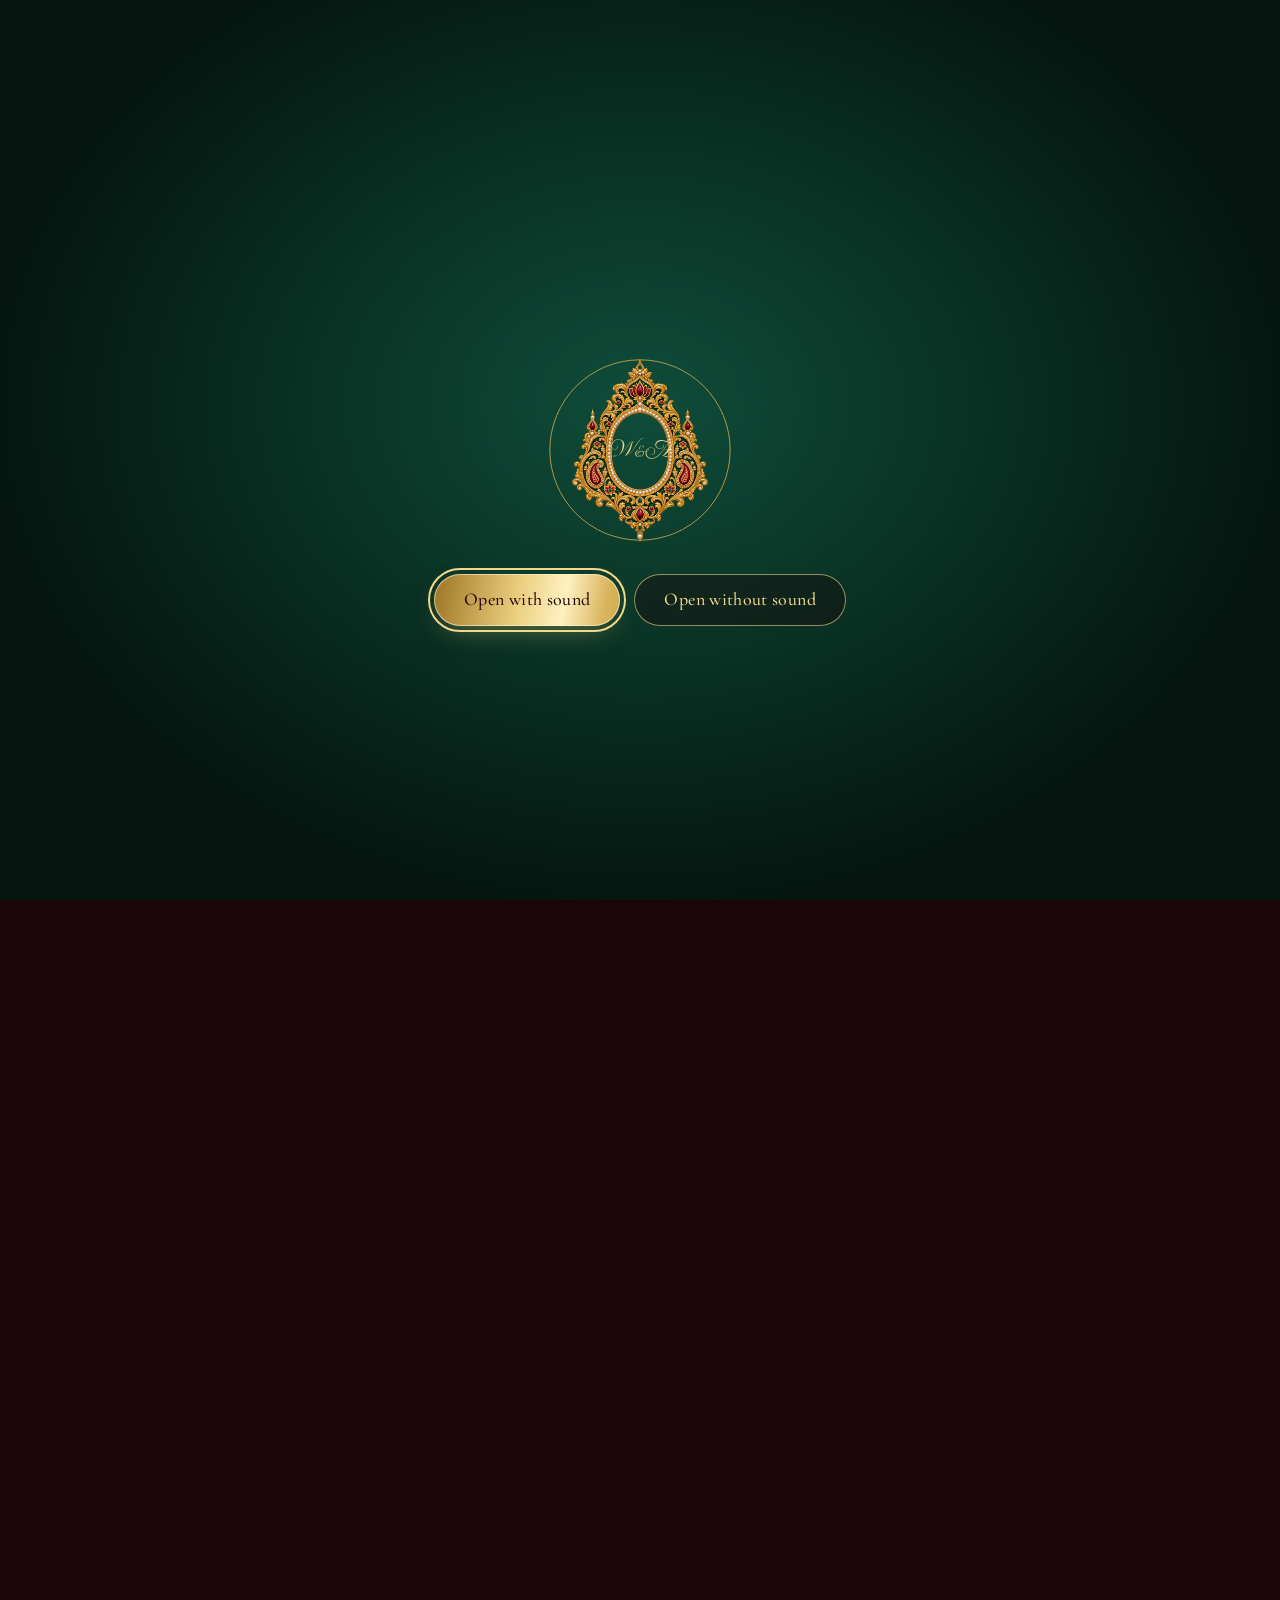
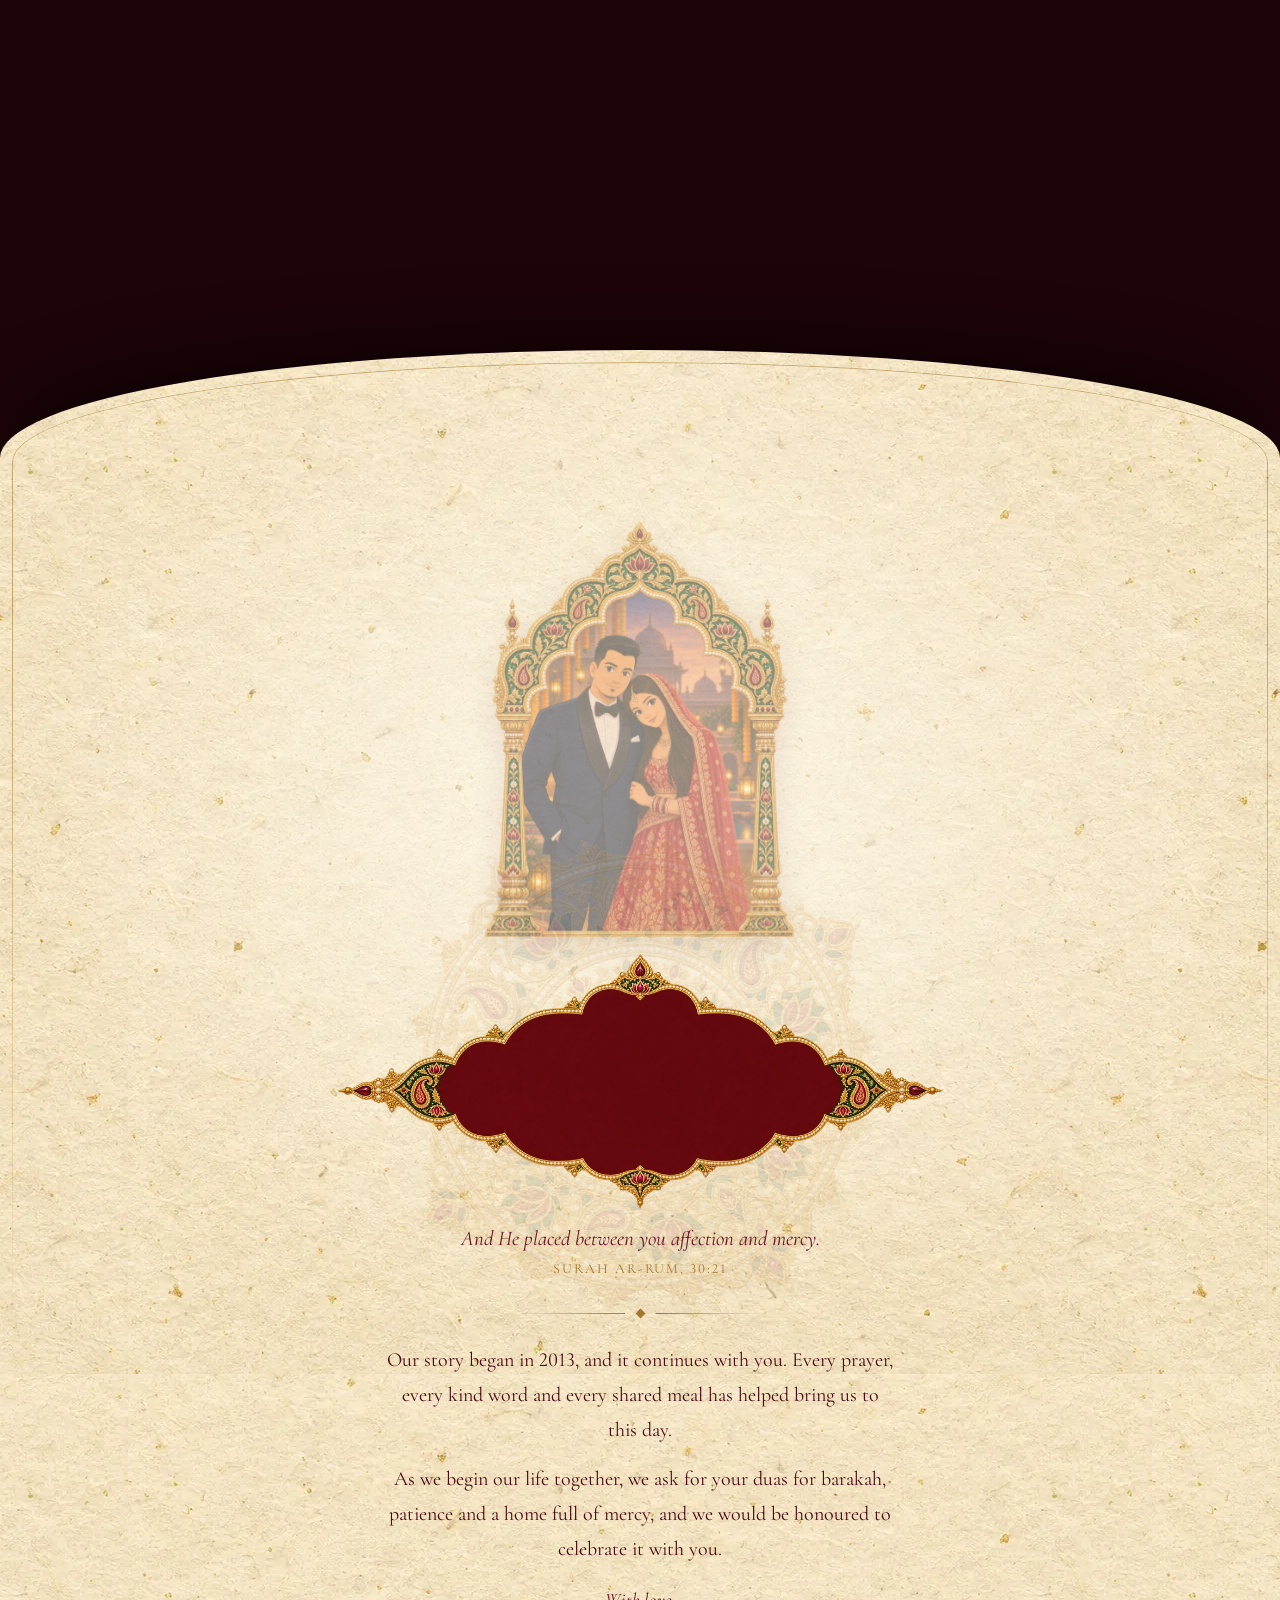
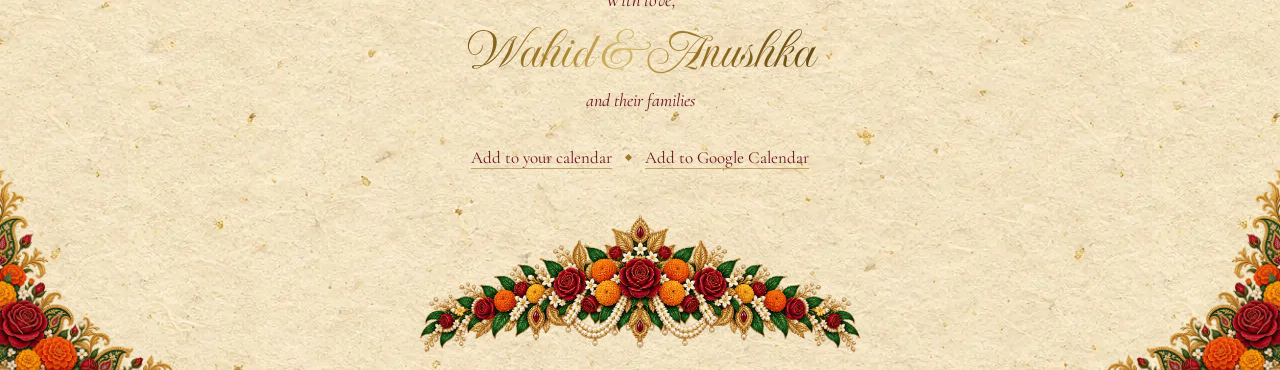
<file: index.html>
<!doctype html>
<html lang="en">
<head>
  <meta charset="utf-8">
  <meta name="viewport" content="width=device-width, initial-scale=1, viewport-fit=cover">
  <title>Wahid &amp; Anushka are getting married</title>
  <meta name="description" content="You are invited to the wedding of Wahid Sanjan and Anushka Shahreen on Sunday 27 December 2026 at BAF Shaheen Hall, Dhaka.">
  <meta name="theme-color" content="#082A1F">

  <!-- Link previews read these tags, not js/config.js: update the names and date here too. -->
  <meta property="og:type" content="website">
  <meta property="og:url" content="https://ssanjan123.github.io/wedding-invitation/">
  <meta property="og:title" content="Wahid &amp; Anushka are getting married">
  <meta property="og:description" content="Sunday 27 December 2026, BAF Shaheen Hall, Dhaka. Open your invitation.">
  <meta property="og:image" content="https://ssanjan123.github.io/wedding-invitation/assets/img/og-share.jpg?v=2">
  <meta property="og:image:width" content="1200">
  <meta property="og:image:height" content="630">
  <meta name="twitter:card" content="summary_large_image">

  <link rel="icon" type="image/png" href="assets/img/favicon.png">
  <link rel="apple-touch-icon" href="assets/img/apple-touch-icon.png">
  <link rel="preconnect" href="https://fonts.googleapis.com">
  <link rel="preconnect" href="https://fonts.gstatic.com" crossorigin>
  <link rel="stylesheet" href="https://fonts.googleapis.com/css2?family=Aref+Ruqaa:wght@700&family=Cormorant+Garamond:ital,wght@0,400;0,500;0,600;1,400;1,500&family=Galada&family=Imperial+Script&display=swap">
  <link rel="preload" as="image" href="assets/img/seal.webp">
  <link rel="preload" as="image" href="assets/img/card-paper.webp">
  <link rel="stylesheet" href="css/style.css?v=2">
  <script>document.documentElement.classList.add('js', matchMedia('(prefers-reduced-motion: reduce)').matches ? 'still' : 'motion');</script>
</head>
<body>

  <div class="preloader" aria-hidden="true">
    <div class="crest crest--loader">
      <img src="assets/img/crest-small.webp" alt="">
      <span class="monogram" data-initials>W&amp;A</span>
    </div>
    <svg class="preloader__ring" viewBox="0 0 100 100"><circle cx="50" cy="50" r="46" pathLength="1"/></svg>
    <div class="preloader__choice" hidden>
      <button class="btn btn--gold" type="button" data-sound-on>Open with sound</button>
      <button class="btn btn--ghost" type="button">Open without sound</button>
    </div>
  </div>

  <div class="progress" aria-hidden="true"><span></span></div>
  <canvas class="dust" aria-hidden="true"></canvas>

  <div class="controls">
    <button class="skip" type="button">Skip to the invitation</button>
    <button class="music" type="button" aria-pressed="false" hidden>
      <span class="sr-only">Sound</span>
      <svg viewBox="0 0 24 24" aria-hidden="true"><path class="music__on" d="M9 18V6l10-2v12"/><circle cx="6.5" cy="18" r="2.5"/><circle cx="16.5" cy="16" r="2.5"/><path class="music__off" d="M4 4l16 16"/></svg>
    </button>
  </div>

  <main>
    <div class="stage">

      <!-- Page 3: the venue film (bottom layer) -->
      <section class="scene scene--venue" id="venue" aria-labelledby="venue-name">
        <div class="film">
          <picture class="film__poster">
            <source media="(orientation: portrait)" srcset="assets/img/venue-port.jpg">
            <img src="assets/img/venue-land.jpg" alt="The palace gate at dusk, lined with lanterns and marigold garlands">
          </picture>
          <picture class="film__poster film__poster--end" aria-hidden="true">
            <source media="(orientation: portrait)" srcset="assets/img/venue-end-port.jpg">
            <img src="assets/img/venue-end-land.jpg" alt="" loading="lazy">
          </picture>
          <video class="film__video" muted playsinline preload="none" disablepictureinpicture
                 data-land="assets/film/venue-land.mp4" data-port="assets/film/venue-port.mp4"></video>
          <div class="film__shade"></div>
        </div>

        <div class="venue-title">
          <p class="venue-title__lead" data-bind="venue.lead">The celebration will be held at</p>
          <h2 class="venue-title__name" id="venue-name" data-bind="venue.name">BAF Shaheen Hall</h2>
        </div>

        <div class="venue-card">
          <p class="venue-card__name" data-bind="venue.name">BAF Shaheen Hall</p>
          <p class="venue-card__address" data-bind="venue.address">Airport Road, beside Jahangir Gate, Dhaka Cantonment, Dhaka 1206</p>
          <p class="venue-card__when" data-bind="whenShort">Sunday 27 December 2026, 7 pm</p>
          <a class="btn btn--ghost" data-href="venue.mapsUrl" href="#" target="_blank" rel="noopener">Get directions</a>
          <div class="evening">
            <svg class="evening__line" viewBox="0 0 2 100" preserveAspectRatio="none" aria-hidden="true"><line x1="1" y1="0" x2="1" y2="100" pathLength="1"/></svg>
            <ol class="evening__list"></ol>
          </div>
        </div>
      </section>

      <!-- Page 2: the invitation -->
      <section class="scene scene--invite" id="invitation" aria-label="Invitation">
        <div class="invite-bg"></div>

        <div class="portal">
          <div class="arch-box portal__frame">
            <div class="portal__paper"></div>
            <img class="arch" src="assets/img/arch.webp" alt="" width="1360" height="2048">
            <img class="spray" src="assets/img/spray.webp" alt="" loading="lazy">
            <div class="opening">
              <div class="invite-a">
                <div class="bismillah" role="img" lang="ar" aria-label="بِسْمِ اللَّهِ الرَّحْمَٰنِ الرَّحِيمِ">
                  <img class="bismillah__panel" src="assets/img/basmala-panel.webp" alt="" width="1100" height="459">
                  <span class="bismillah__ink"></span>
                </div>
                <p class="hosts" data-bind="hosts">Together with their families</p>
                <h1 class="names">
                  <span class="names__one" data-bind="firstFull">Wahid Sanjan</span>
                  <span class="names__amp">&amp;</span>
                  <span class="names__two" data-bind="secondFull">Anushka Shahreen</span>
                </h1>
                <p class="request" data-bind="request">request the honour of your presence at their wedding</p>
              </div>
            </div>
          </div>
        </div>

        <div class="arch-box date-box">
          <div class="invite-b">
            <p class="names-small" aria-hidden="true" data-bind="namesShort">Wahid &amp; Anushka</p>
            <div class="date">
              <img class="mandala" src="assets/img/mandala.webp" alt="" loading="lazy">
              <p class="date__weekday" data-bind="weekday">Sunday</p>
              <p class="date__day"><span class="sr-only" data-day>27</span><span class="date__digits" aria-hidden="true"></span></p>
              <p class="date__month" data-bind="monthYear">December 2026</p>
              <p class="date__time" data-bind="timeWords">at seven o’clock in the evening</p>
            </div>
            <p class="countdown"></p>
          </div>
        </div>

        <img class="floral floral--bl" src="assets/img/florals-a.webp" alt="" loading="lazy">
        <img class="floral floral--br" src="assets/img/florals-a.webp" alt="" loading="lazy">
        <img class="floral floral--tl" src="assets/img/florals-b.webp" alt="" loading="lazy">
        <img class="floral floral--tr" src="assets/img/florals-b.webp" alt="" loading="lazy">
        <img class="garland garland--1" src="assets/img/garland.webp" alt="" loading="lazy">
        <img class="garland garland--2" src="assets/img/garland.webp" alt="" loading="lazy">
        <img class="garland garland--3" src="assets/img/garland.webp" alt="" loading="lazy">
        <img class="garland garland--4" src="assets/img/garland.webp" alt="" loading="lazy">
      </section>

      <!-- Page 1: the sealed envelope (top layer) -->
      <section class="scene scene--envelope" id="envelope" aria-label="Your invitation, sealed">
        <div class="velvet">
          <picture class="velvet__poster">
            <source media="(orientation: portrait)" srcset="assets/img/velvet-port.jpg">
            <img src="assets/img/velvet-land.jpg" alt="">
          </picture>
          <video class="velvet__video" muted playsinline loop preload="none" disablepictureinpicture
                 data-land="assets/film/velvet-land.mp4" data-port="assets/film/velvet-port.mp4"></video>
          <div class="velvet__shade"></div>
        </div>

        <div class="env-float">
          <div class="envelope">
            <div class="env-inside"></div>
            <div class="card">
              <div class="card__inner">
                <div class="crest crest--card">
                  <img src="assets/img/crest.webp" alt="">
                  <span class="monogram" data-initials>W&amp;A</span>
                </div>
                <p class="card__names" data-bind="namesShort">Wahid &amp; Anushka</p>
                <p class="card__date" data-bind="dateShort">27 December 2026</p>
              </div>
            </div>
            <div class="env-pocket">
              <div class="env-pocket__shade env-pocket__shade--l"></div>
              <div class="env-pocket__shade env-pocket__shade--r"></div>
              <div class="env-pocket__shade env-pocket__shade--b"></div>
              <svg class="env-seams" viewBox="0 0 100 66" preserveAspectRatio="none" aria-hidden="true">
                <polyline points="0,0.4 50,36.3 100,0.4"/>
                <line x1="0.5" y1="65.6" x2="50" y2="36.3"/>
                <line x1="99.5" y1="65.6" x2="50" y2="36.3"/>
                <rect x="1.4" y="1.4" width="97.2" height="63.2"/>
              </svg>
              <p class="guest" data-guest>For you &amp; your family</p>
            </div>
            <div class="env-flap-shadow"></div>
            <div class="env-flap">
              <div class="env-flap__out">
                <svg viewBox="0 0 100 58" preserveAspectRatio="none" aria-hidden="true"><polyline points="1.5,1.2 50,55.5 98.5,1.2"/></svg>
              </div>
              <div class="env-flap__in"></div>
            </div>
            <div class="seal">
              <div class="seal__half seal__half--l"><img src="assets/img/seal.webp" alt=""><span class="seal__initials" data-initials>W&amp;A</span></div>
              <div class="seal__half seal__half--r"><img src="assets/img/seal.webp" alt=""><span class="seal__initials" data-initials>W&amp;A</span></div>
            </div>
            <div class="burst" aria-hidden="true"></div>
          </div>
          <div class="env-shadow"></div>
        </div>

        <p class="scroll-cue" aria-hidden="true">
          <span>Scroll to open</span>
          <svg viewBox="0 0 24 24"><path d="M6 9l6 6 6-6"/></svg>
        </p>
      </section>
    </div>

    <!-- Page 4: blessings -->
    <section class="blessing" id="blessing" aria-labelledby="blessing-arabic">
      <canvas class="petals" aria-hidden="true"></canvas>
      <img class="blessing__floral blessing__floral--l" src="assets/img/florals-a.webp" alt="" loading="lazy">
      <img class="blessing__floral blessing__floral--r" src="assets/img/florals-a.webp" alt="" loading="lazy">

      <div class="blessing__content">
        <img class="portrait" src="assets/img/portrait.webp" width="720" height="965" loading="lazy"
             alt="An illustration of the couple in their wedding clothes, framed in a golden arch">
        <div class="calligraphy">
          <img class="calligraphy__halo" src="assets/img/mandala.webp" alt="" loading="lazy">
          <h2 class="calligraphy__text" id="blessing-arabic" lang="ar" dir="rtl" data-bind="blessing.arabic">وَجَعَلَ بَيْنَكُم مَّوَدَّةً وَرَحْمَةً</h2>
        </div>
        <p class="blessing__translation" data-bind="blessing.translation">And He placed between you affection and mercy.</p>
        <p class="blessing__source" data-bind="blessing.source">Surah Ar-Rum, 30:21</p>
        <div class="rule" aria-hidden="true"><i></i></div>
        <div class="message" data-message>
          <p>Our story began in 2013, and it continues with you. Every prayer, every kind word and every shared meal has helped bring us to this day.</p>
          <p>As we begin our life together, we ask for your duas for barakah, patience and a home full of mercy, and we would be honoured to celebrate it with you.</p>
        </div>
        <p class="guest-line" data-guest-line hidden></p>
        <p class="signoff" data-bind="signoff">With love,</p>
        <p class="signoff__names" data-bind="namesShort">Wahid &amp; Anushka</p>
        <p class="signoff__families" data-bind="families">and their families</p>
        <p class="save-date">
          <a data-ics href="#" download="wedding.ics">Add to your calendar</a>
          <i aria-hidden="true"></i>
          <a data-gcal href="#" target="_blank" rel="noopener">Add to Google Calendar</a>
        </p>

        <!-- Only on links with &holud: guests invited to the Gaye Holud too. A turmeric card with a marigold arch,
             between two clay lamps, in the holud page's colours. -->
        <div class="also" data-holud hidden>
          <div class="also__card">
            <img class="also__garland" src="assets/img/holud-garland.svg" alt="" loading="lazy">
            <p class="also__lead" data-bind="holud.lead">You are also invited to our</p>
            <p class="also__bangla" lang="bn" aria-hidden="true" data-bind="holud.bangla">গায়ে হলুদ</p>
            <p class="also__name" data-bind="holud.name">Gaye Holud</p>
            <p class="also__when"><span data-bind="holud.when">Thursday 24 December 2026, 7 pm</span><br><span data-bind="holud.where">Shimanto Convention Centre, Dhaka</span></p>
            <a class="also__btn" data-holud-link href="holud/"><span data-bind="holud.label">Open the Gaye Holud invitation</span> <span aria-hidden="true">→</span></a>
            <img class="also__alpona" src="assets/img/holud-alpona.svg" alt="" loading="lazy">
          </div>
          <svg class="also__defs" aria-hidden="true">
            <radialGradient id="hl-glow"><stop offset="0" stop-color="#FFD66B" stop-opacity=".8"/><stop offset=".55" stop-color="#FFB534" stop-opacity=".25"/><stop offset="1" stop-color="#FFB534" stop-opacity="0"/></radialGradient>
            <linearGradient id="hl-flame" x1="0" y1="1" x2="0" y2="0"><stop offset="0" stop-color="#FFF6D6"/><stop offset=".45" stop-color="#FFC93C"/><stop offset="1" stop-color="#E8650C"/></linearGradient>
            <linearGradient id="hl-clay" x1="0" y1="0" x2="0" y2="1"><stop offset="0" stop-color="#B9562A"/><stop offset="1" stop-color="#6E2A10"/></linearGradient>
          </svg>
          <svg class="also__lamp also__lamp--l" viewBox="0 0 64 72" aria-hidden="true">
            <circle class="also__glow" cx="32" cy="24" r="24" fill="url(#hl-glow)"/>
            <g class="also__flame"><path d="M32 5C37 15 40 22 36 29C34 32 30 32 28 29C24 22 27 15 32 5Z" fill="url(#hl-flame)"/><ellipse cx="32" cy="26" rx="2.4" ry="4" fill="#FFFBEA"/></g>
            <path d="M32 31V37" stroke="#3A1A08" stroke-width="1.6" stroke-linecap="round"/>
            <path d="M4 40Q32 34 60 40Q56 62 32 64Q8 62 4 40Z" fill="url(#hl-clay)"/>
            <ellipse cx="32" cy="40" rx="28" ry="5" fill="#7A2E10"/>
            <ellipse cx="32" cy="40" rx="23" ry="3.2" fill="#D99A12"/>
            <path d="M10 49Q32 55 54 49" stroke="#F6CE5B" stroke-width="1.8" fill="none"/>
            <g fill="#FFF8EA"><circle cx="16" cy="55" r="1.2"/><circle cx="24" cy="58" r="1.2"/><circle cx="32" cy="59" r="1.4"/><circle cx="40" cy="58" r="1.2"/><circle cx="48" cy="55" r="1.2"/></g>
            <ellipse cx="32" cy="66" rx="13" ry="3.2" fill="#5A220C"/>
          </svg>
          <svg class="also__lamp also__lamp--r" viewBox="0 0 64 72" aria-hidden="true">
            <circle class="also__glow" cx="32" cy="24" r="24" fill="url(#hl-glow)"/>
            <g class="also__flame"><path d="M32 5C37 15 40 22 36 29C34 32 30 32 28 29C24 22 27 15 32 5Z" fill="url(#hl-flame)"/><ellipse cx="32" cy="26" rx="2.4" ry="4" fill="#FFFBEA"/></g>
            <path d="M32 31V37" stroke="#3A1A08" stroke-width="1.6" stroke-linecap="round"/>
            <path d="M4 40Q32 34 60 40Q56 62 32 64Q8 62 4 40Z" fill="url(#hl-clay)"/>
            <ellipse cx="32" cy="40" rx="28" ry="5" fill="#7A2E10"/>
            <ellipse cx="32" cy="40" rx="23" ry="3.2" fill="#D99A12"/>
            <path d="M10 49Q32 55 54 49" stroke="#F6CE5B" stroke-width="1.8" fill="none"/>
            <g fill="#FFF8EA"><circle cx="16" cy="55" r="1.2"/><circle cx="24" cy="58" r="1.2"/><circle cx="32" cy="59" r="1.4"/><circle cx="40" cy="58" r="1.2"/><circle cx="48" cy="55" r="1.2"/></g>
            <ellipse cx="32" cy="66" rx="13" ry="3.2" fill="#5A220C"/>
          </svg>
        </div>
      </div>

      <footer class="blessing__footer">
        <img src="assets/img/spray.webp" alt="" loading="lazy">
      </footer>
    </section>
  </main>

  <script src="vendor/gsap.min.js"></script>
  <script src="vendor/ScrollTrigger.min.js"></script>
  <script src="vendor/lenis.min.js"></script>
  <script src="js/config.js?v=2"></script>
  <script src="js/media.js?v=2"></script>
  <script src="js/sound.js?v=2"></script>
  <script src="js/pace.js?v=2"></script>
  <script src="js/main.js?v=2"></script>
</body>
</html>
</file>
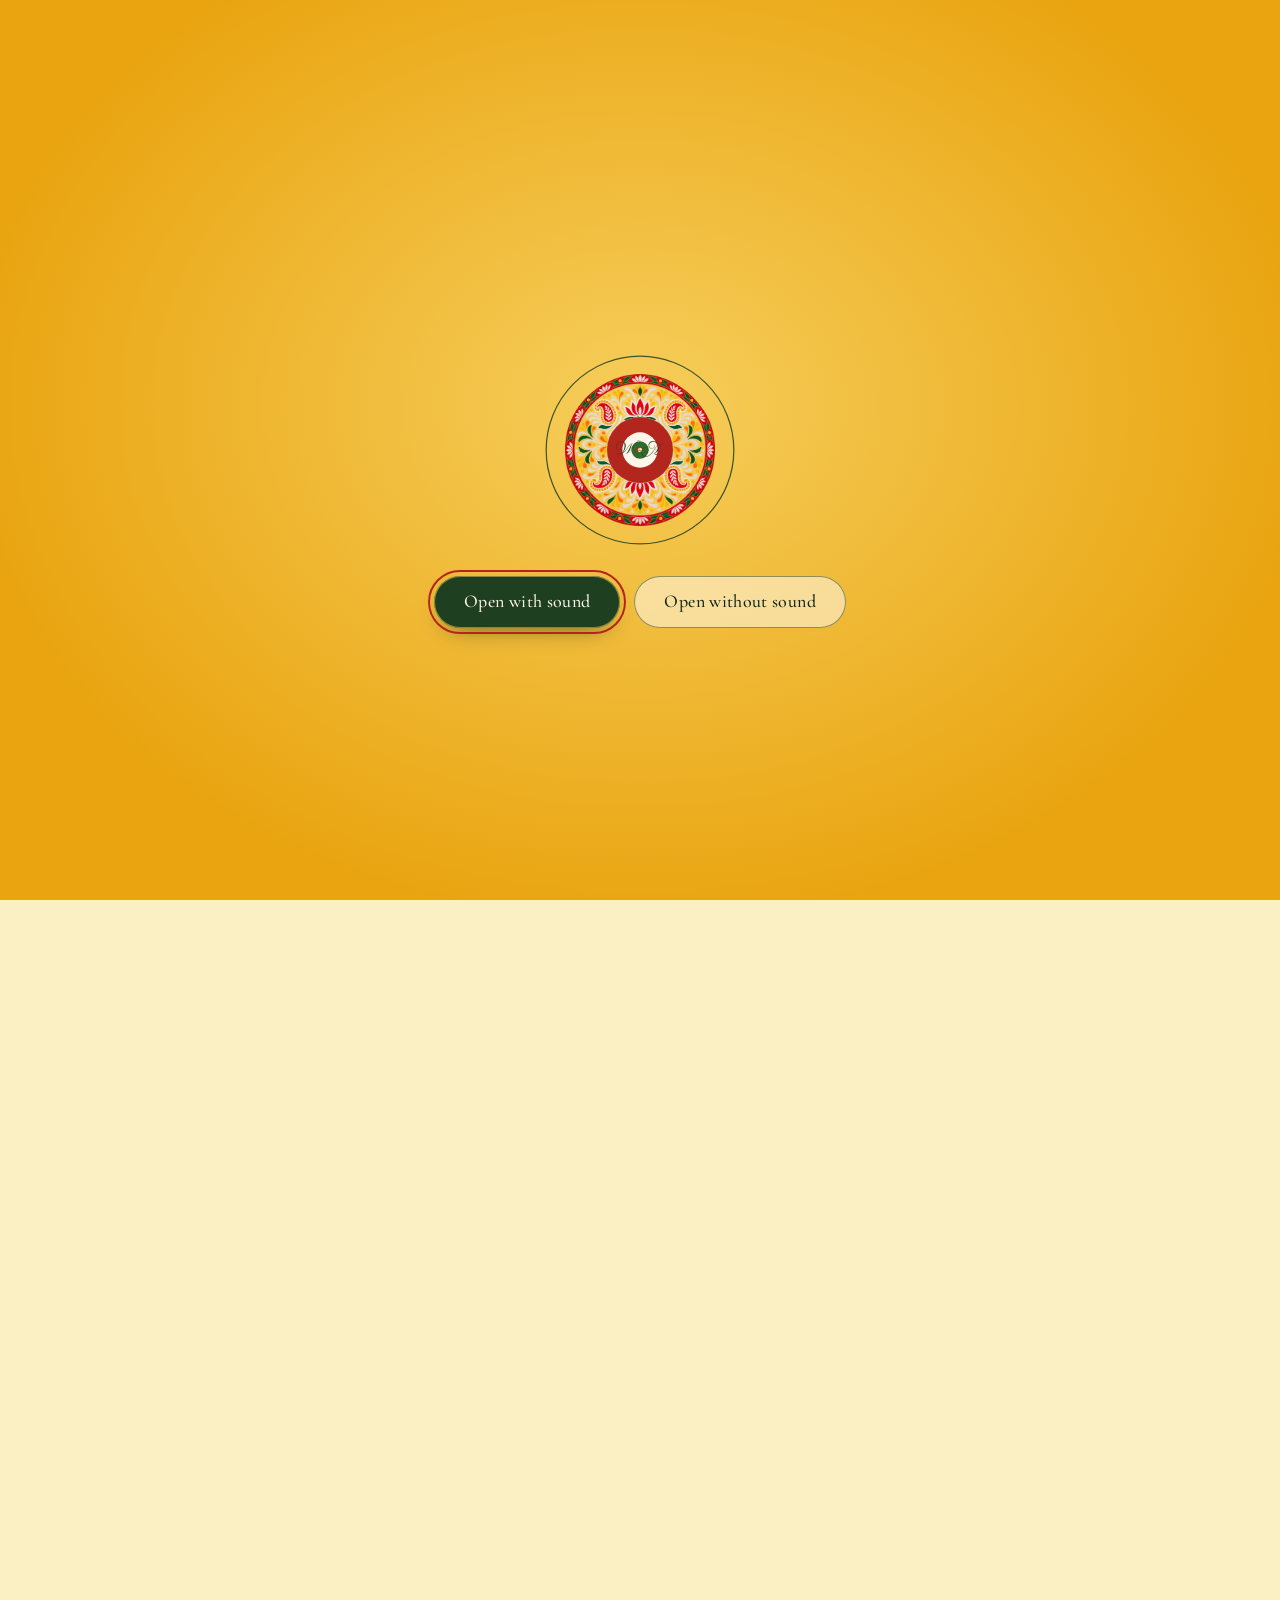
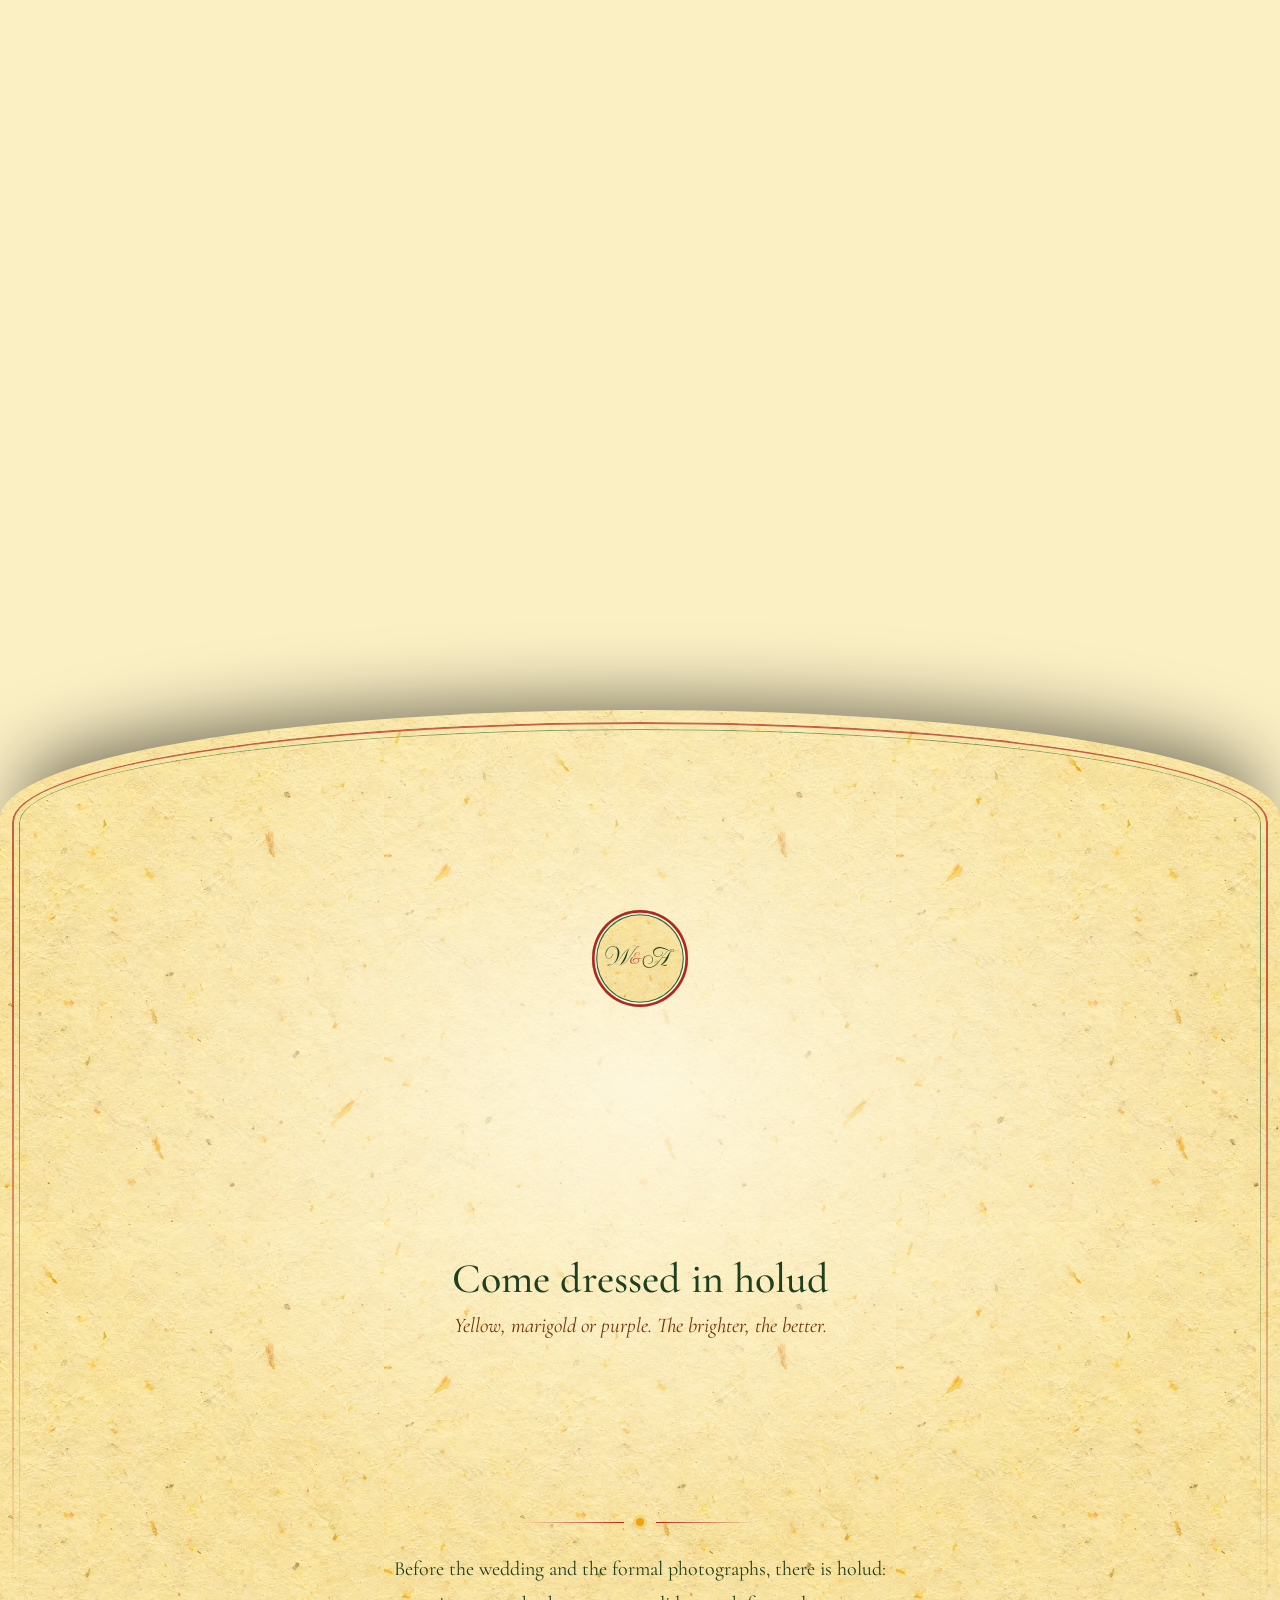
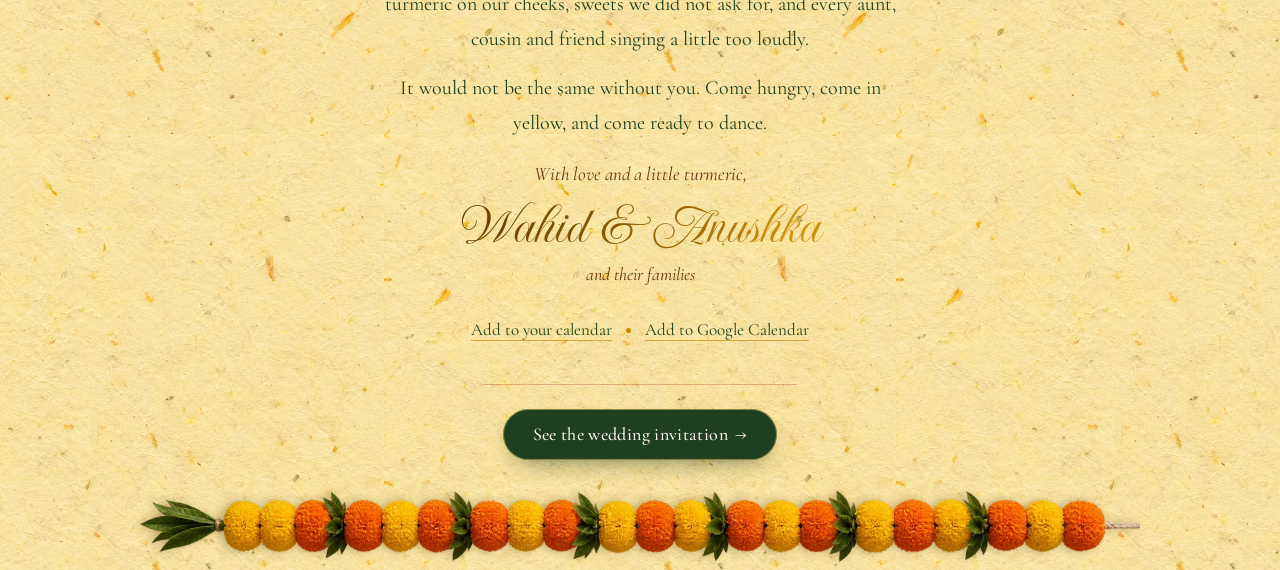
<file: holud/index.html>
<!doctype html>
<html lang="en">
<head>
  <meta charset="utf-8">
  <meta name="viewport" content="width=device-width, initial-scale=1, viewport-fit=cover">
  <title>Wahid &amp; Anushka’s Gaye Holud</title>
  <meta name="description" content="You are invited to the Gaye Holud of Wahid Sanjan and Anushka Shahreen on Thursday 24 December 2026 at Shimanto Convention Centre, Shimanto Square, Dhaka.">
  <meta name="theme-color" content="#E9A410">

  <!-- Link previews read these tags, not js/config.js: update the names and date here too. -->
  <meta property="og:type" content="website">
  <meta property="og:url" content="https://ssanjan123.github.io/wedding-invitation/holud/">
  <meta property="og:title" content="Wahid &amp; Anushka’s Gaye Holud">
  <meta property="og:description" content="Thursday 24 December 2026, Shimanto Convention Centre, Dhaka. Open your invitation.">
  <meta property="og:image" content="https://ssanjan123.github.io/wedding-invitation/holud/assets/img/og-share.jpg">
  <meta property="og:image:width" content="1200">
  <meta property="og:image:height" content="630">
  <meta name="twitter:card" content="summary_large_image">

  <link rel="icon" type="image/png" href="assets/img/favicon.png">
  <link rel="apple-touch-icon" href="assets/img/apple-touch-icon.png">
  <link rel="preconnect" href="https://fonts.googleapis.com">
  <link rel="preconnect" href="https://fonts.gstatic.com" crossorigin>
  <link rel="stylesheet" href="https://fonts.googleapis.com/css2?family=Cormorant+Garamond:ital,wght@0,400;0,500;0,600;1,400;1,500&family=Galada&family=Imperial+Script&display=swap">
  <link rel="preload" as="image" href="assets/img/kula.webp">
  <link rel="preload" as="image" href="assets/img/jamdani.webp">
  <link rel="stylesheet" href="css/style.css?v=1">
  <script>document.documentElement.classList.add('js', matchMedia('(prefers-reduced-motion: reduce)').matches ? 'still' : 'motion');</script>
</head>
<body>

  <div class="preloader" aria-hidden="true">
    <div class="crest crest--loader crest--disc">
      <img src="assets/img/alpona.webp" alt="">
      <span class="monogram" data-initials>W&amp;A</span>
    </div>
    <svg class="preloader__ring" viewBox="0 0 100 100"><circle cx="50" cy="50" r="46" pathLength="1"/></svg>
    <div class="preloader__choice" hidden>
      <button class="btn btn--leaf" type="button" data-sound-on>Open with sound</button>
      <button class="btn btn--quiet" type="button">Open without sound</button>
    </div>
  </div>

  <div class="progress" aria-hidden="true"><span></span></div>
  <canvas class="dust" aria-hidden="true"></canvas>

  <div class="controls">
    <button class="skip" type="button">Skip to the invitation</button>
    <button class="music" type="button" aria-pressed="false" hidden>
      <span class="sr-only">Sound</span>
      <svg viewBox="0 0 24 24" aria-hidden="true"><path class="music__on" d="M9 18V6l10-2v12"/><circle cx="6.5" cy="18" r="2.5"/><circle cx="16.5" cy="16" r="2.5"/><path class="music__off" d="M4 4l16 16"/></svg>
    </button>
  </div>

  <main>
    <div class="stage">

      <!-- Page 4: the marigold curtain parts onto the holud stage (bottom layer) -->
      <section class="scene scene--stage" id="venue" aria-labelledby="venue-name">
        <div class="film">
          <picture class="film__poster">
            <source media="(orientation: portrait)" srcset="assets/img/stage-port.jpg">
            <img src="assets/img/stage-land.jpg" alt="The holud stage, hung with marigold strings and lit with clay lamps">
          </picture>
          <picture class="film__poster film__poster--end" aria-hidden="true">
            <source media="(orientation: portrait)" srcset="assets/img/stage-end-port.jpg">
            <img src="assets/img/stage-end-land.jpg" alt="" loading="lazy">
          </picture>
          <video class="film__video" muted playsinline preload="none" disablepictureinpicture
                 data-land="assets/film/stage-land.mp4" data-port="assets/film/stage-port.mp4"></video>
          <div class="film__shade"></div>
        </div>

        <div class="venue-title">
          <p class="venue-title__lead" data-bind="venue.lead">The holud will be held at</p>
          <h2 class="venue-title__name" id="venue-name" data-bind="venue.name">Shimanto Convention Centre</h2>
        </div>

        <div class="venue-card">
          <p class="venue-card__name" data-bind="venue.name">Shimanto Convention Centre</p>
          <p class="venue-card__address" data-bind="venue.address">4th Floor, Shimanto Square Market, 75 Road No. 2, Dhaka 1209</p>
          <p class="venue-card__when" data-bind="whenShort">Thursday 24 December 2026, 7 pm</p>
          <a class="btn btn--ghost" data-href="venue.mapsUrl" href="https://www.google.com/maps/search/?api=1&amp;query=Shimanto+Convention+Centre%2C+Shimanto+Square+Market%2C+75+Road+No.+2%2C+Dhaka+1209" target="_blank" rel="noopener">Get directions</a>
          <div class="evening">
            <svg class="evening__line" viewBox="0 0 2 100" preserveAspectRatio="none" aria-hidden="true"><line x1="1" y1="0" x2="1" y2="100" pathLength="1"/></svg>
            <ol class="evening__list"></ol>
          </div>
        </div>
      </section>

      <!-- Strands of marigold that fall over page 3 and part onto the stage (motion only; js/main.js fills it) -->
      <div class="curtain" aria-hidden="true"></div>

      <!-- Pages 2 and 3: the holud swipe, then the date in a ring of clay lamps -->
      <section class="scene scene--holud" id="invitation" aria-label="Invitation">
        <div class="holud-bg"></div>
        <img class="corner corner--tl" src="assets/img/alpona.webp" alt="" loading="lazy">
        <img class="corner corner--tr" src="assets/img/alpona.webp" alt="" loading="lazy">
        <img class="corner corner--bl" src="assets/img/alpona.webp" alt="" loading="lazy">
        <img class="corner corner--br" src="assets/img/alpona.webp" alt="" loading="lazy">
        <img class="garland garland--1" src="assets/img/marigold-string.webp" alt="" loading="lazy">
        <img class="garland garland--2" src="assets/img/marigold-string.webp" alt="" loading="lazy">
        <img class="garland garland--3" src="assets/img/marigold-string.webp" alt="" loading="lazy">
        <img class="garland garland--4" src="assets/img/marigold-string.webp" alt="" loading="lazy">
        <div class="dabs" aria-hidden="true"></div>

        <div class="sheet holud-a">
          <p class="hosts" data-bind="hosts">Our two families invite you to the</p>
          <div class="swipe">
            <img class="swipe__paste" src="assets/img/swipe.webp" alt="" loading="lazy">
            <h1 class="swipe__text">
              <span class="swipe__bangla" lang="bn" data-bind="event.bangla">গায়ে হলুদ</span>
              <span class="swipe__name" data-bind="event.name">Gaye Holud</span>
            </h1>
          </div>
          <p class="of" data-bind="of">of</p>
          <p class="names">
            <span class="names__one" data-bind="firstFull">Wahid Sanjan</span>
            <span class="names__amp">&amp;</span>
            <span class="names__two" data-bind="secondFull">Anushka Shahreen</span>
          </p>
          <p class="request" data-bind="request">an evening of holud, music and a great deal of dancing</p>
          <p class="tap-hint" aria-hidden="true" data-bind="tapHint">Tap anywhere to add a little holud</p>
        </div>

        <div class="dusk" aria-hidden="true"></div>
        <div class="prodip-ring holud-b">
          <div class="lamps" aria-hidden="true"></div>   <!-- js/main.js lays out the clay lamps -->
          <div class="date">
            <p class="date__weekday" data-bind="weekday">Thursday</p>
            <p class="date__day"><span class="sr-only" data-day>24</span><span class="date__digits" aria-hidden="true"></span></p>
            <p class="date__month" data-bind="monthYear">December 2026</p>
          </div>
        </div>
        <div class="date-foot holud-b">
          <p class="date__time" data-bind="timeWords">at seven o’clock in the evening</p>
          <p class="countdown"></p>
        </div>
      </section>

      <!-- Page 1: the holud tray (top layer) -->
      <section class="scene scene--tray" id="tray" aria-label="Your invitation, tied with thread">
        <div class="cloth">
          <picture class="cloth__poster">
            <source media="(orientation: portrait)" srcset="assets/img/cloth-port.jpg">
            <img src="assets/img/cloth-land.jpg" alt="">
          </picture>
          <video class="cloth__video" muted playsinline loop preload="none" disablepictureinpicture
                 data-land="assets/film/cloth-land.mp4" data-port="assets/film/cloth-port.mp4"></video>
          <div class="cloth__shade"></div>
        </div>

        <div class="tray-float">
          <div class="tray">
            <img class="kula" src="assets/img/kula.webp" alt="">
            <img class="bati" src="assets/img/bati.webp" alt="">
            <div class="card">
              <div class="card__inside">
                <i class="card__frame" aria-hidden="true"></i>
                <p class="card__bangla" lang="bn" data-bind="event.bangla">গায়ে হলুদ</p>
                <p class="card__names" data-bind="namesShort">Wahid &amp; Anushka</p>
                <p class="card__date" data-bind="dateShort">24 December 2026</p>
              </div>
              <div class="door door--l"><div class="door__face"></div><div class="door__back"></div></div>
              <div class="door door--r"><div class="door__face"></div><div class="door__back"></div></div>
              <div class="cord" aria-hidden="true">
                <i class="cord__side cord__side--l"></i>
                <i class="cord__side cord__side--r"></i>
              </div>
              <div class="knot">
                <svg class="knot__bow" viewBox="0 0 120 80" aria-hidden="true">
                  <defs><pattern id="twist" width="5" height="5" patternUnits="userSpaceOnUse" patternTransform="rotate(52)"><rect width="5" height="5" fill="#B3261E"/><rect width="2.1" height="5" fill="#F6CE5B"/></pattern></defs>
                  <path d="M60 40 C40 8 8 10 10 34 C12 56 42 50 60 40 C78 50 108 56 110 34 C112 10 80 8 60 40 M60 40 C52 58 40 70 30 78 M60 40 C68 58 82 68 94 76"/>
                </svg>
                <div class="crest crest--knot crest--disc">
                  <img src="assets/img/alpona.webp" alt="">
                  <span class="monogram" data-initials>W&amp;A</span>
                </div>
              </div>
              <div class="tag">
                <svg class="tag__string" viewBox="0 0 10 100" preserveAspectRatio="none" aria-hidden="true"><line x1="5" y1="0" x2="5" y2="100"/></svg>
                <div class="tag__paper"><p class="guest" data-guest>For you &amp; your family</p></div>
              </div>
            </div>
          </div>
        </div>

        <p class="scroll-cue" aria-hidden="true">
          <span>Scroll to untie</span>
          <svg viewBox="0 0 24 24"><path d="M6 9l6 6 6-6"/></svg>
        </p>
      </section>
    </div>

    <!-- Page 5: come in holud -->
    <section class="closing" id="closing" aria-labelledby="dress-title">
      <canvas class="petals" aria-hidden="true"></canvas>
      <div class="closing__dabs" aria-hidden="true"></div>

      <div class="closing__content">
        <div class="crest crest--closing crest--disc">
          <img src="assets/img/alpona.webp" alt="" loading="lazy">
          <span class="monogram" data-initials>W&amp;A</span>
        </div>

        <p class="dress__bangla" lang="bn" aria-hidden="true" data-bind="dress.bangla">হলুদ</p>
        <h2 class="dress__title" id="dress-title" data-bind="dress.title">Come dressed in holud</h2>
        <p class="dress__note" data-bind="dress.note">Yellow, marigold or purple. The brighter, the better.</p>
        <ul class="swatches" data-swatches>
          <li class="swatch swatch--holud"><i></i><span>Holud</span></li>
          <li class="swatch swatch--genda"><i></i><span>Genda</span></li>
          <li class="swatch swatch--beguni"><i></i><span>Beguni</span></li>
        </ul>

        <div class="rule" aria-hidden="true"><i></i></div>
        <div class="message" data-message>
          <p>Before the wedding and the formal photographs, there is holud: turmeric on our cheeks, sweets we did not ask for, and every aunt, cousin and friend singing a little too loudly.</p>
          <p>It would not be the same without you. Come hungry, come in yellow, and come ready to dance.</p>
        </div>
        <p class="guest-line" data-guest-line hidden></p>
        <p class="signoff" data-bind="signoff">With love and a little turmeric,</p>
        <p class="signoff__names" data-bind="namesShort">Wahid &amp; Anushka</p>
        <p class="signoff__families" data-bind="families">and their families</p>
        <p class="save-date">
          <a data-ics href="#" download="gaye-holud.ics">Add to your calendar</a>
          <i aria-hidden="true"></i>
          <a data-gcal href="#" target="_blank" rel="noopener">Add to Google Calendar</a>
        </p>

        <div class="wedding-link" data-wedding>
          <a class="btn btn--leaf" data-href="wedding.url" href="../"><span data-bind="wedding.label">See the wedding invitation</span> <span aria-hidden="true">→</span></a>
        </div>
      </div>

      <footer class="closing__footer">
        <img src="assets/img/marigold-string.webp" alt="" loading="lazy">
      </footer>
    </section>
  </main>

  <script src="../vendor/gsap.min.js"></script>
  <script src="../vendor/ScrollTrigger.min.js"></script>
  <script src="../vendor/lenis.min.js"></script>
  <script src="js/config.js?v=1"></script>
  <script src="../js/media.js?v=1"></script>
  <script src="../js/sound.js?v=1"></script>
  <script src="../js/pace.js?v=1"></script>
  <script src="js/main.js?v=1"></script>
</body>
</html>
</file>
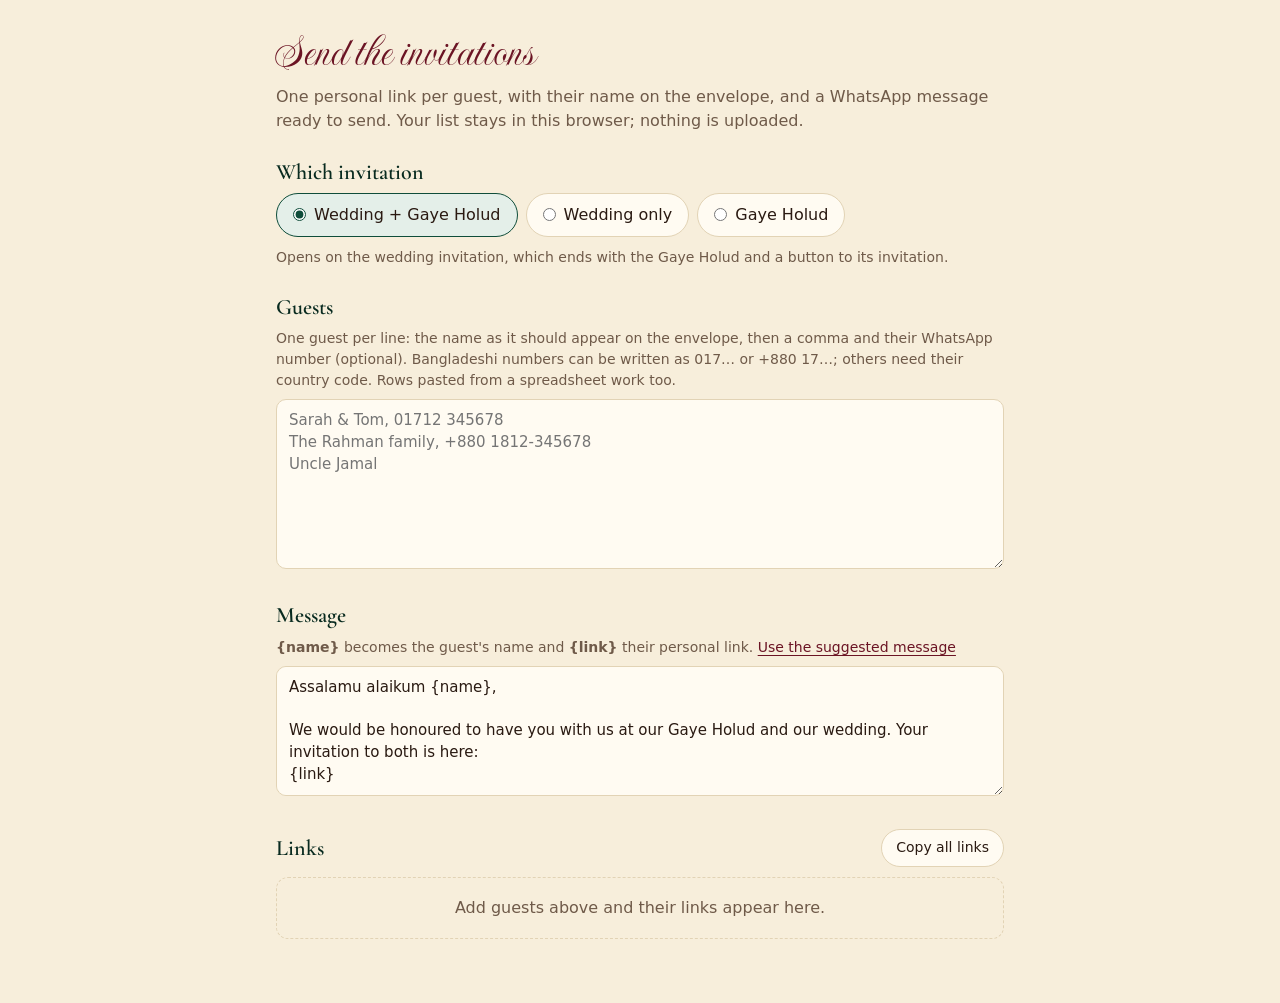
<file: send/index.html>
<!doctype html>
<html lang="en">
<head>
  <meta charset="utf-8">
  <meta name="viewport" content="width=device-width, initial-scale=1">
  <meta name="robots" content="noindex, nofollow">
  <title>Send the invitations</title>
  <link rel="icon" type="image/png" href="../assets/img/favicon.png">
  <link rel="preconnect" href="https://fonts.googleapis.com">
  <link rel="preconnect" href="https://fonts.gstatic.com" crossorigin>
  <link rel="stylesheet" href="https://fonts.googleapis.com/css2?family=Cormorant+Garamond:ital,wght@0,500;0,600;1,400&family=Imperial+Script&display=swap">
  <!--
    Personal links for the guest list: not linked from either invitation, and not indexed.
    Paste "Name, phone" lines; each guest gets a ?to= link and a WhatsApp button with the message filled in.
    The list, the messages and the "sent" ticks stay in this browser (localStorage); nothing is uploaded.
  -->
  <style>
    :root {
      --ivory: #F7EEDB; --paper: #FFFBF2; --ink: #2A1A12; --muted: #6F5A49; --line: #E2D3B5;
      --emerald: #0F4D3A; --emerald-dark: #082A1F; --gold: #A07A2C; --maroon: #6B1424; --ok: #1F7A4D;
      --serif: "Cormorant Garamond", Georgia, serif;
      --ui: system-ui, -apple-system, "Segoe UI", Roboto, sans-serif;
    }
    *, *::before, *::after { box-sizing: border-box; }
    html { -webkit-text-size-adjust: 100%; text-size-adjust: 100%; }
    body { margin: 0; background: var(--ivory); color: var(--ink); font: 16px/1.5 var(--ui); }
    main { max-width: 760px; margin: 0 auto; padding: 28px 16px 64px; }
    h1 { margin: 0; font: 400 46px/1.1 "Imperial Script", var(--serif); color: var(--maroon); }
    .lead { margin: 6px 0 0; color: var(--muted); }
    h2 { margin: 0 0 8px; font: 600 22px/1.2 var(--serif); color: var(--emerald-dark); }
    section { margin-top: 26px; }
    .hint { margin: 0 0 8px; font-size: 14px; color: var(--muted); }
    textarea, input[type=text] {
      width: 100%; padding: 10px 12px; border: 1px solid var(--line); border-radius: 10px;
      background: var(--paper); color: var(--ink); font: 15px/1.45 var(--ui);
    }
    textarea:focus, input:focus, button:focus-visible, a:focus-visible { outline: 2px solid var(--gold); outline-offset: 2px; }
    #guests { min-height: 170px; }
    #message { min-height: 130px; }

    .events { display: flex; gap: 8px; flex-wrap: wrap; }
    .events label {
      display: inline-flex; align-items: center; gap: 8px; padding: 9px 16px; border-radius: 999px;
      border: 1px solid var(--line); background: var(--paper); cursor: pointer; font-weight: 500;
    }
    .events input { accent-color: var(--emerald); margin: 0; }
    .events label:has(input:checked) { border-color: var(--emerald); background: #E4EFE9; }
    .events + .hint { margin: 10px 0 0; }

    .bar { display: flex; flex-wrap: wrap; align-items: center; justify-content: space-between; gap: 8px 14px; margin-bottom: 10px; }
    .count { color: var(--muted); font-size: 14px; }
    button, .btn {
      display: inline-flex; align-items: center; justify-content: center; gap: 6px;
      min-height: 38px; padding: 7px 14px; border-radius: 999px; border: 1px solid var(--line);
      background: var(--paper); color: var(--ink); font: 500 14px/1.2 var(--ui); text-decoration: none; cursor: pointer;
    }
    button:hover, .btn:hover { border-color: var(--gold); }
    .btn--wa { background: var(--emerald); border-color: var(--emerald); color: #fff; }
    .btn--wa:hover { background: var(--emerald-dark); }
    .linkish { border: 0; background: none; padding: 0; min-height: 0; color: var(--maroon); text-decoration: underline; text-underline-offset: 3px; }

    .list { list-style: none; margin: 0; padding: 0; display: grid; gap: 8px; }
    .guest {
      display: grid; grid-template-columns: auto 1fr auto; gap: 4px 12px; align-items: center;
      padding: 12px 14px; border: 1px solid var(--line); border-radius: 12px; background: var(--paper);
    }
    .guest.is-sent { background: #EEF5F0; border-color: #CFE3D7; }
    .guest input[type=checkbox] { width: 20px; height: 20px; margin: 0; accent-color: var(--ok); }
    .guest__who { min-width: 0; }
    .guest__name { font-weight: 600; }
    .guest__phone { color: var(--muted); font-size: 14px; }
    .guest__phone.is-missing { font-style: italic; }
    .guest__link { grid-column: 2 / -1; font-size: 13px; color: var(--muted); overflow-wrap: anywhere; }
    .guest__link a { color: inherit; }
    .guest__actions { display: flex; gap: 6px; flex-wrap: wrap; justify-content: flex-end; }
    .empty { padding: 18px; border: 1px dashed var(--line); border-radius: 12px; color: var(--muted); text-align: center; }
    .toast {
      position: fixed; left: 50%; bottom: 20px; translate: -50% 0; padding: 9px 16px; border-radius: 999px;
      background: var(--emerald-dark); color: #fff; font-size: 14px; opacity: 0; transition: opacity .2s; pointer-events: none;
    }
    .toast.is-on { opacity: 1; }
    @media (max-width: 520px) {
      h1 { font-size: 40px; }
      .guest { grid-template-columns: auto 1fr; }
      .guest__actions { grid-column: 1 / -1; justify-content: flex-start; }
      .guest__link { grid-column: 1 / -1; }
    }
  </style>
</head>
<body>
<main>
  <h1>Send the invitations</h1>
  <p class="lead">One personal link per guest, with their name on the envelope, and a WhatsApp message ready to send.
    Your list stays in this browser; nothing is uploaded.</p>

  <section>
    <h2>Which invitation</h2>
    <div class="events" role="radiogroup">
      <label><input type="radio" name="event" value="both" checked> Wedding + Gaye Holud</label>
      <label><input type="radio" name="event" value="wedding"> Wedding only</label>
      <label><input type="radio" name="event" value="holud"> Gaye Holud</label>
    </div>
    <p class="hint" id="event-hint"></p>
  </section>

  <section>
    <h2>Guests</h2>
    <p class="hint">One guest per line: the name as it should appear on the envelope, then a comma and their WhatsApp number
      (optional). Bangladeshi numbers can be written as 017… or +880 17…; others need their country code.
      Rows pasted from a spreadsheet work too.</p>
    <textarea id="guests" spellcheck="false" placeholder="Sarah &amp; Tom, 01712 345678&#10;The Rahman family, +880 1812-345678&#10;Uncle Jamal"></textarea>
  </section>

  <section>
    <h2>Message</h2>
    <p class="hint"><b>{name}</b> becomes the guest's name and <b>{link}</b> their personal link.
      <button class="linkish" type="button" id="reset">Use the suggested message</button></p>
    <textarea id="message"></textarea>
  </section>

  <section>
    <div class="bar">
      <h2 style="margin:0">Links</h2>
      <span class="count" id="count"></span>
      <button type="button" id="copy-all">Copy all links</button>
    </div>
    <ol class="list" id="list"></ol>
  </section>
</main>
<div class="toast" id="toast" role="status" aria-live="polite"></div>

<script>
(function () {
  'use strict';

  // `extra` goes on the end of each link: &holud adds the Gaye Holud card to the end of the wedding page
  var EVENTS = {
    both: {
      url: new URL('../', location.href).href,
      extra: '&holud',
      hint: 'Opens on the wedding invitation, which ends with the Gaye Holud and a button to its invitation.',
      message: 'Assalamu alaikum {name},\n\nWe would be honoured to have you with us at our Gaye Holud and our wedding. Your invitation to both is here:\n{link}\n\nWith love,\nWahid & Anushka'
    },
    wedding: {
      url: new URL('../', location.href).href,
      hint: 'The wedding only: the Gaye Holud is not mentioned.',
      message: 'Assalamu alaikum {name},\n\nWe would be honoured to have you at our wedding. Your invitation is here:\n{link}\n\nWith love,\nWahid & Anushka'
    },
    holud: {
      url: new URL('../holud/', location.href).href,
      hint: 'Opens on the Gaye Holud invitation, which ends with a button to the wedding invitation.',
      message: 'Assalamu alaikum {name},\n\nCome and celebrate our Gaye Holud with us! Your invitation is here:\n{link}\n\nWith love,\nWahid & Anushka'
    }
  };
  var KEY = 'invite-send:v1';
  var $ = function (s) { return document.querySelector(s); };
  var guestsEl = $('#guests'), messageEl = $('#message'), listEl = $('#list'), countEl = $('#count');

  // what this browser remembers: per invitation, the guest list, the message and who has been sent theirs
  var state = load();
  function load() {
    var s = null;
    try { s = JSON.parse(localStorage.getItem(KEY)); } catch (e) {}
    s = s && typeof s === 'object' ? s : {};
    s.event = EVENTS[s.event] ? s.event : 'both';
    s.guests = s.guests || {};
    s.messages = s.messages || {};
    s.sent = s.sent || {};
    Object.keys(EVENTS).forEach(function (k) { s.sent[k] = s.sent[k] || {}; });
    return s;
  }
  function save() {
    try { localStorage.setItem(KEY, JSON.stringify(state)); } catch (e) {}
  }

  // "Name, phone" (or a tab from a spreadsheet). The last comma or tab splits off the phone, if what follows it
  // has enough digits to be one; otherwise the whole line is the name.
  function parse(text) {
    return text.split(/\r?\n/).map(function (line) {
      line = line.trim();
      if (!line) return null;
      var cut = Math.max(line.lastIndexOf(','), line.lastIndexOf('\t')), name = line, phone = '';
      if (cut > 0 && line.slice(cut + 1).replace(/\D/g, '').length >= 7) {
        name = line.slice(0, cut).trim();
        phone = line.slice(cut + 1).trim();
      }
      return { name: name.replace(/[,\t]+$/, '').trim(), phone: phone };
    }).filter(function (g) { return g && g.name; });
  }

  // digits for wa.me: Bangladeshi mobiles get 88 in front (01712345678 -> 8801712345678)
  function waNumber(phone) {
    var d = phone.replace(/\D/g, '');
    if (!d) return '';
    if (d.indexOf('00') === 0) d = d.slice(2);
    if (d.length === 11 && d.charAt(0) === '0') d = '88' + d;
    else if (d.length === 10 && d.charAt(0) === '1') d = '880' + d;
    return d;
  }

  function linkFor(name) { return EVENTS[state.event].url + '?to=' + encodeURIComponent(name) + (EVENTS[state.event].extra || ''); }
  function sentKey(g) { return g.name.toLowerCase() + '|' + waNumber(g.phone); }
  function message() { return state.messages[state.event] != null ? state.messages[state.event] : EVENTS[state.event].message; }

  function render() {
    var guests = parse(guestsEl.value), sent = state.sent[state.event], done = 0;
    listEl.innerHTML = '';
    if (!guests.length) {
      listEl.innerHTML = '<li class="empty">Add guests above and their links appear here.</li>';
    }
    guests.forEach(function (g) {
      var link = linkFor(g.name), num = waNumber(g.phone), key = sentKey(g), isSent = !!sent[key];
      var text = message().split('{name}').join(g.name).split('{link}').join(link);
      if (isSent) done++;
      var li = document.createElement('li');
      li.className = 'guest' + (isSent ? ' is-sent' : '');

      var tick = document.createElement('input');
      tick.type = 'checkbox';
      tick.checked = isSent;
      tick.title = 'Sent';
      tick.setAttribute('aria-label', 'Sent to ' + g.name);
      tick.addEventListener('change', function () { mark(key, tick.checked); });

      var who = document.createElement('div');
      who.className = 'guest__who';
      who.innerHTML = '<div class="guest__name"></div><div class="guest__phone"></div>';
      who.firstChild.textContent = g.name;
      who.lastChild.textContent = num ? '+' + num : 'No number: WhatsApp will ask who to send it to';
      if (!num) who.lastChild.classList.add('is-missing');

      var actions = document.createElement('div');
      actions.className = 'guest__actions';
      var copy = document.createElement('button');
      copy.type = 'button';
      copy.textContent = 'Copy link';
      copy.addEventListener('click', function () { clip(link, 'Link copied'); });
      var wa = document.createElement('a');
      wa.className = 'btn btn--wa';
      wa.href = 'https://wa.me/' + num + '?text=' + encodeURIComponent(text);
      wa.target = '_blank';
      wa.rel = 'noopener';
      wa.textContent = 'Send on WhatsApp';
      wa.addEventListener('click', function () { if (!sent[key]) mark(key, true); });
      actions.appendChild(copy);
      actions.appendChild(wa);

      var url = document.createElement('div');
      url.className = 'guest__link';
      url.innerHTML = '<a target="_blank" rel="noopener"></a>';
      url.firstChild.href = link;
      url.firstChild.textContent = link;

      li.appendChild(tick);
      li.appendChild(who);
      li.appendChild(actions);
      li.appendChild(url);
      listEl.appendChild(li);
    });
    countEl.textContent = guests.length ? done + ' of ' + guests.length + ' sent' : '';
  }

  function mark(key, on) {
    if (on) state.sent[state.event][key] = true;
    else delete state.sent[state.event][key];
    save();
    render();
  }

  function clip(text, note) {
    function done() { toast(note); }
    if (navigator.clipboard && window.isSecureContext) {
      navigator.clipboard.writeText(text).then(done, fallback);
    } else fallback();
    function fallback() {
      var t = document.createElement('textarea');
      t.value = text;
      t.style.position = 'fixed';
      t.style.opacity = '0';
      document.body.appendChild(t);
      t.select();
      try { document.execCommand('copy'); done(); } catch (e) { toast('Could not copy'); }
      t.remove();
    }
  }
  var toastTimer;
  function toast(text) {
    var el = $('#toast');
    el.textContent = text;
    el.classList.add('is-on');
    clearTimeout(toastTimer);
    toastTimer = setTimeout(function () { el.classList.remove('is-on'); }, 1600);
  }

  function showEvent() {
    document.querySelector('input[name=event][value=' + state.event + ']').checked = true;
    $('#event-hint').textContent = EVENTS[state.event].hint;
    guestsEl.value = state.guests[state.event] || '';
    messageEl.value = message();
    render();
  }

  Array.prototype.forEach.call(document.querySelectorAll('input[name=event]'), function (r) {
    r.addEventListener('change', function () { state.event = r.value; save(); showEvent(); });
  });
  guestsEl.addEventListener('input', function () { state.guests[state.event] = guestsEl.value; save(); render(); });
  messageEl.addEventListener('input', function () { state.messages[state.event] = messageEl.value; save(); render(); });
  $('#reset').addEventListener('click', function () { delete state.messages[state.event]; save(); showEvent(); });
  $('#copy-all').addEventListener('click', function () {
    var guests = parse(guestsEl.value);
    if (!guests.length) return toast('No guests yet');
    // name and link separated by a tab, so it pastes into two spreadsheet columns
    clip(guests.map(function (g) { return g.name + '\t' + linkFor(g.name); }).join('\n'), guests.length + ' links copied');
  });

  showEvent();
})();
</script>
</body>
</html>
</file>
<file: css/style.css>
/* ==========================================================================
   Royal wedding invitation
   Layout contract: without .motion (reduced motion / no JS) every scene is a
   normal full-height section in reading order. With .motion the first three
   scenes are stacked inside one pinned stage and driven by js/main.js.
   ========================================================================== */

@property --reveal { syntax: "<number>"; inherits: false; initial-value: 1; }
@property --sweep { syntax: "<number>"; inherits: false; initial-value: 1; }

:root {
  --maroon-950: #1C0408;
  --maroon-900: #2A060C;
  --maroon-800: #4A0B14;
  --maroon-700: #6B1424;
  --gold-800: #6E4E12;
  --gold-600: #A07A2C;
  --gold-500: #C9A24B;
  --gold-300: #F1D98A;
  --emerald-950: #04160F;
  --emerald-900: #082A1F;
  --emerald-800: #0F4D3A;
  --ivory: #F3E7CF;
  --ink: #4A0B14;

  --foil: linear-gradient(100deg, #9C7424 0%, #E9CD7C 28%, #FFF1C1 44%, #D8B45C 58%, #8E6A22 100%);
  --foil-deep: linear-gradient(100deg, #6E4E12 0%, #A9832F 30%, #D9BC6C 46%, #9C7424 62%, #5E420F 100%);

  --script: "Imperial Script", "Snell Roundhand", cursive;
  --serif: "Cormorant Garamond", Cormorant, Garamond, Georgia, serif;

  --env-w: min(88vw, 620px, 100svh);
  --env-h: calc(var(--env-w) * 0.66);
  --arch-w: min(94svh * 0.6641, 104vw);
  --gutter: 16px;

  --arch-mask: url("[data-uri]");
  color-scheme: dark;
}

*, *::before, *::after { box-sizing: border-box; }

html { -webkit-text-size-adjust: 100%; text-size-adjust: 100%; }
html.lenis, html.lenis body { height: auto; }
.lenis.lenis-stopped { overflow: clip; }

body {
  margin: 0;
  background: var(--maroon-950);
  color: var(--ivory);
  font-family: var(--serif);
  font-size: 18px;
  line-height: 1.55;
  font-variant-numeric: lining-nums;
  overflow-x: clip;
  -webkit-font-smoothing: antialiased;
  text-rendering: optimizeLegibility;
}

img { display: block; max-width: 100%; }
p, h1, h2 { margin: 0; font-weight: inherit; }
a { color: inherit; }
button { font: inherit; color: inherit; background: none; border: 0; padding: 0; cursor: pointer; }
:focus-visible { outline: 2px solid var(--gold-300); outline-offset: 4px; border-radius: 4px; }

.sr-only {
  position: absolute; width: 1px; height: 1px; padding: 0; margin: -1px;
  overflow: hidden; clip: rect(0 0 0 0); white-space: nowrap; border: 0;
}

/* Gold foil type ---------------------------------------------------------- */
.foil, .names__amp, .guest, .seal__initials, .venue-title__name, .date__digit span span, .closing__names, .card__names {
  background-image: var(--foil);
  background-size: 200% 100%;
  -webkit-background-clip: text;
  background-clip: text;
  color: transparent;
}

/* Crest with initials ------------------------------------------------------ */
.crest { position: relative; display: grid; place-items: center; margin-inline: auto; }
.crest > * { grid-area: 1 / 1; }
.crest img { width: 100%; height: auto; }
.monogram {
  font-family: var(--script);
  line-height: 1;
  white-space: nowrap;
  color: var(--maroon-800);
  translate: 0 var(--mono-y, 0);           /* js/main.js fitMonograms() sets exact size and offset */
  font-size: var(--mono-size, 1em);
}
/* crest.webp has its medallion at 23% of its width; crest-small.webp at 41% */
.crest--card { container-type: inline-size; }
.crest--card .monogram { --mono-size: 10.5cqw; --mono-y: 3%; }
.crest--loader { container-type: inline-size; }
.crest--loader .monogram { --mono-size: 19cqw; --mono-y: 1%; color: var(--gold-300); }

/* ==========================================================================
   Chrome: preloader, progress line, dust, controls
   ========================================================================== */
.preloader { display: none; }
.js .preloader {
  position: fixed; inset: 0; z-index: 100;
  display: grid; place-items: center;
  background: radial-gradient(ellipse at 50% 45%, var(--emerald-800), var(--emerald-950) 72%);
  transition: opacity 1s ease, visibility 0s linear 1s;
}
.preloader > * { grid-area: 1 / 1; }
.crest--loader { width: 136px; }
.preloader__ring { width: 196px; height: 196px; rotate: -90deg; }
.preloader__ring circle {
  fill: none; stroke: var(--gold-500); stroke-width: .5; opacity: .9;
  stroke-dasharray: 1; stroke-dashoffset: calc(1 - var(--load, 0));
  transition: stroke-dashoffset .5s ease;
}
.is-ready .preloader { opacity: 0; visibility: hidden; }
/* once loaded: "Open with sound" / "Open without sound" below the ring */
.preloader__choice {
  position: absolute; left: 0; right: 0; top: calc(50% + 124px);
  display: flex; flex-wrap: wrap; justify-content: center; gap: 12px 14px;
  padding: 0 var(--gutter);
  animation: choice .7s ease both;
}
.preloader__choice[hidden] { display: none; }
@keyframes choice { from { opacity: 0; translate: 0 10px; } }

.progress { position: fixed; inset: 0 0 auto; height: 2px; z-index: 30; pointer-events: none; }
.progress span {
  display: block; height: 100%; background: var(--foil);
  transform-origin: 0 50%; transform: scaleX(var(--p, 0));
}

.dust { position: fixed; inset: 0; width: 100%; height: 100%; z-index: 20; pointer-events: none; mix-blend-mode: screen; }

.controls { position: fixed; inset: 0; z-index: 40; pointer-events: none; }
.skip {
  position: absolute; top: max(14px, env(safe-area-inset-top)); right: var(--gutter);
  pointer-events: auto;
  font-style: italic; font-size: 17px; letter-spacing: .01em; color: var(--gold-300);
  padding: 8px 4px; text-decoration: underline; text-decoration-thickness: 1px;
  text-underline-offset: 5px; text-decoration-color: rgba(241, 217, 138, .45);
}
.skip:hover { text-decoration-color: var(--gold-300); }
html:not(.motion) .skip { display: none; }
.music {
  position: absolute; right: var(--gutter); bottom: max(16px, env(safe-area-inset-bottom));
  pointer-events: auto;
  width: 46px; height: 46px; border-radius: 50%;
  display: grid; place-items: center;
  border: 1px solid rgba(241, 217, 138, .55);
  background: rgba(28, 4, 8, .55);
  -webkit-backdrop-filter: blur(6px); backdrop-filter: blur(6px);
}
.music svg { width: 22px; height: 22px; fill: none; stroke: var(--gold-300); stroke-width: 1.4; stroke-linecap: round; stroke-linejoin: round; }
.music[aria-pressed="true"] .music__off { display: none; }
.music[hidden] { display: none; }

/* Buttons -------------------------------------------------------------------- */
.btn {
  display: inline-flex; align-items: center; justify-content: center;
  min-height: 48px; padding: 12px 30px;
  border-radius: 999px;
  font-size: 18px; font-weight: 500; letter-spacing: .02em;
  text-decoration: none;
  transition: transform .25s ease, box-shadow .25s ease, background-color .25s ease;
}
.btn--gold {
  color: var(--maroon-900);
  background: var(--foil); background-size: 160% 100%;
  box-shadow: inset 0 0 0 1px rgba(255, 244, 205, .6), 0 10px 30px -12px rgba(233, 205, 124, .55);
}
.btn--gold:hover { transform: translateY(-1px); background-position: 100% 0; }
.btn--ghost {
  color: var(--gold-300);
  box-shadow: inset 0 0 0 1px rgba(241, 217, 138, .6);
  background: rgba(28, 4, 8, .35);
}
.btn--ghost:hover { background: rgba(241, 217, 138, .12); }

/* ==========================================================================
   Stage & scenes
   ========================================================================== */
.stage { position: relative; }
.scene { position: relative; min-height: 100vh; min-height: 100svh; overflow: hidden; }

.motion .stage { height: 100vh; height: 100svh; overflow: hidden; }
.motion .scene { position: absolute; inset: 0; min-height: 0; }
.motion .scene--venue { z-index: 1; }
.motion .scene--invite { z-index: 2; }
.motion .scene--envelope { z-index: 3; }

/* Still mode shows the story in reading order: envelope, invitation, venue */
.stage { display: flex; flex-direction: column; }
.scene--envelope { order: 1; }
.scene--invite { order: 2; }
.scene--venue { order: 3; }

/* Full-bleed media (posters + video) ----------------------------------------- */
.velvet, .film { position: absolute; inset: 0; overflow: hidden; }
.velvet picture, .film picture,
.velvet video, .film video { position: absolute; inset: 0; width: 100%; height: 100%; }
.velvet img, .film img,
.velvet video, .film video { width: 100%; height: 100%; object-fit: cover; }
.velvet video { opacity: 0; transition: opacity 1.2s ease; }
.velvet.is-playing video { opacity: 1; }

/* ==========================================================================
   Page 1: the envelope
   ========================================================================== */
.scene--envelope { display: grid; place-items: center; background: var(--emerald-900); }
.velvet__shade {
  position: absolute; inset: 0;
  background:
    radial-gradient(ellipse 70% 60% at 50% 50%, transparent 40%, rgba(2, 12, 9, .55) 100%),
    linear-gradient(to bottom, rgba(2, 12, 9, .25), transparent 25%, transparent 75%, rgba(2, 12, 9, .45));
}

.env-float { position: relative; width: var(--env-w); height: var(--env-h); z-index: 2; }
.motion .env-float { animation: bob 6s ease-in-out infinite; }
.env-float.is-still { animation-play-state: paused; }
@keyframes bob { 50% { translate: 0 -7px; } }

.envelope {
  position: absolute; inset: 0;
  container-type: inline-size;
}

.env-shadow {
  position: absolute; left: 6%; right: 6%; bottom: -9%; height: 22%;
  background: radial-gradient(ellipse at center, rgba(0, 0, 0, .6), transparent 70%);
  filter: blur(10px); z-index: -1;
}

/* the inside of the envelope, seen once the flap lifts */
.env-inside {
  position: absolute; inset: 0; z-index: 0; border-radius: 3px;
  background: linear-gradient(to bottom, rgba(0, 0, 0, .45), rgba(0, 0, 0, .1) 40%), url("../assets/img/liner.webp") center / 60% auto, var(--emerald-800);
}

.card {
  position: absolute; left: 4%; width: 92%; top: 6%; height: 90%; z-index: 2;
  border-radius: 2px;
  background: var(--ivory) url("../assets/img/card-paper.webp") center / cover;
  box-shadow: 0 0 0 1px rgba(110, 78, 18, .25), 0 12px 30px -10px rgba(0, 0, 0, .55);
  transform-origin: 50% 50%;
}
.card__inner {
  position: absolute; inset: 5%;
  border: 1px solid rgba(160, 122, 44, .55);
  outline: 1px solid rgba(160, 122, 44, .3); outline-offset: -5px;
  display: flex; flex-direction: column; align-items: center; justify-content: center; gap: 1.5cqw;
  text-align: center; color: var(--ink);
}
.crest--card { width: 34%; }
.card__names {
  font-family: var(--script); font-size: 9.5cqw; line-height: 1.1;
  background-image: var(--foil-deep); padding: 0 .2em;
}
.card__date { font-size: 3.1cqw; letter-spacing: .08em; color: var(--maroon-700); }

.env-pocket {
  position: absolute; inset: 0; z-index: 3;
  clip-path: polygon(0 0, 50% 55%, 100% 0, 100% 100%, 0 100%);
  background: var(--ivory) url("../assets/img/card-paper.webp") center / cover;
}
.env-pocket__shade { position: absolute; inset: 0; }
.env-pocket__shade--l { clip-path: polygon(0 0, 50% 55%, 0 100%); background: linear-gradient(90deg, rgba(255, 230, 200, .07), transparent 60%); }
.env-pocket__shade--r { clip-path: polygon(100% 0, 50% 55%, 100% 100%); background: linear-gradient(270deg, rgba(0, 0, 0, .12), transparent 60%); }
.env-pocket__shade--b { clip-path: polygon(0 100%, 50% 55%, 100% 100%); background: linear-gradient(to top, rgba(0, 0, 0, .2), rgba(0, 0, 0, .04)); }
.env-seams { position: absolute; inset: 0; width: 100%; height: 100%; overflow: visible; }
.env-seams * { fill: none; stroke: var(--gold-600); vector-effect: non-scaling-stroke; }
.env-seams polyline { stroke-width: 1.4; opacity: .95; }
.env-seams line { stroke-width: .8; opacity: .45; }
.env-seams rect { stroke-width: .8; opacity: .55; }

.guest {
  position: absolute; left: 0; right: 0; bottom: 9%;
  text-align: center; font-family: var(--script); font-size: 6.4cqw; line-height: 1.2;
  padding: 0 12%;
  background-image: var(--foil-deep);
  filter: drop-shadow(0 1px 0 rgba(255, 248, 230, .8));
}

.env-flap-shadow {
  position: absolute; left: 0; right: 0; top: 0; height: 62%; z-index: 4;
  clip-path: polygon(0 0, 100% 0, 50% 100%);
  background: rgba(60, 40, 10, .22); filter: blur(6px); translate: 0 5px;
}
.env-flap {
  position: absolute; left: 0; right: 0; top: 0; height: 58%; z-index: 5;
  transform-origin: 50% 0; transform-style: preserve-3d;
}
.env-flap__out, .env-flap__in {
  position: absolute; inset: 0;
  clip-path: polygon(0 0, 100% 0, 50% 100%);
  -webkit-backface-visibility: hidden; backface-visibility: hidden;
}
.env-flap__out {
  background: linear-gradient(to bottom, rgba(255, 255, 255, .12), rgba(110, 78, 18, .14)), var(--ivory) url("../assets/img/card-paper.webp") center top / 100% auto;
}
.env-flap__out svg { position: absolute; inset: 0; width: 100%; height: 100%; }
.env-flap__out polyline { fill: none; stroke: var(--gold-600); stroke-width: 1.4; vector-effect: non-scaling-stroke; }
.env-flap__in {
  transform: rotateY(180deg);
  background: linear-gradient(to top, rgba(0, 0, 0, .35), transparent 60%), url("../assets/img/liner.webp") center / 60% auto, var(--emerald-800);
}

.seal {
  --seal: 23;                                   /* width as % of the envelope */
  position: absolute; z-index: 7;
  width: calc(var(--seal) * 1cqw); left: calc(50% - var(--seal) * .5cqw); top: calc(58% - var(--seal) * .717cqw);
  aspect-ratio: 560 / 596;
  filter: drop-shadow(0 6px 8px rgba(0, 0, 0, .45));
}
.seal__half { position: absolute; inset: 0; display: grid; place-items: center; }
.seal__half > * { grid-area: 1 / 1; }
.seal__half img { width: 100%; height: 100%; }
.seal__half--l { clip-path: polygon(0 0, 53% 0, 47% 38%, 54% 62%, 49% 100%, 0 100%); }
.seal__half--r { clip-path: polygon(53% 0, 100% 0, 100% 100%, 49% 100%, 54% 62%, 47% 38%); }
.seal__initials {
  font-family: var(--script); font-size: 4.4cqw; line-height: 1;
  filter: drop-shadow(0 1px 0 rgba(0, 0, 0, .55));
}

.burst { --seal: 23; position: absolute; left: 50%; top: calc(58% - var(--seal) * .185cqw); width: 0; height: 0; z-index: 8; pointer-events: none; }
.burst i {
  position: absolute; width: 5px; height: 5px; margin: -2.5px; border-radius: 50%;
  background: radial-gradient(circle, #FFF1C1, #C9A24B 60%, transparent 70%);
  opacity: 0;
}

@container (max-width: 480px) {
  .seal, .burst { --seal: 29; }
  .crest--card { width: 50%; }
}

.scroll-cue {
  position: absolute; left: 0; right: 0; bottom: max(26px, env(safe-area-inset-bottom));
  z-index: 4; display: flex; flex-direction: column; align-items: center; gap: 2px;
  font-style: italic; font-size: 18px; color: var(--gold-300);
  text-shadow: 0 1px 6px rgba(0, 0, 0, .6);
}
.scroll-cue svg { width: 22px; height: 22px; fill: none; stroke: currentColor; stroke-width: 1.4; animation: nudge 2.4s ease-in-out infinite; }
@keyframes nudge { 50% { translate: 0 5px; } }
html:not(.motion) .scroll-cue { display: none; }

/* ==========================================================================
   Page 2: the invitation
   ========================================================================== */
.scene--invite { background: var(--ivory); color: var(--ink); }
.motion .scene--invite { background: none; }
.invite-bg, .portal__paper { background: var(--ivory) url("../assets/img/card-paper.webp") center / cover; }
.invite-bg { position: absolute; inset: 0; }

/* The arch and the date block share one geometry */
.arch-box {
  position: relative;
  width: var(--arch-w);
  aspect-ratio: 1360 / 2048;
  margin: 0 auto;
  container-type: inline-size;
}
.motion .arch-box { position: absolute; left: 50%; top: 50%; margin: 0; translate: -50% -50%; }
html:not(.motion) .scene--invite { padding: 6svh 0 4svh; }

.portal { position: relative; }
.motion .portal { position: absolute; inset: 0; }
.portal__frame { transform-origin: 50% 60%; z-index: 2; }

/* ivory with an arch-shaped hole: stays in place around the opening while the page behind is revealed */
.portal__paper { display: none; }
.motion .portal__paper {
  display: block; position: absolute; inset: -60vmax;
  -webkit-mask: var(--arch-mask) center / var(--arch-w) auto no-repeat, linear-gradient(#000 0 0);
  -webkit-mask-composite: xor;
  mask: var(--arch-mask) center / var(--arch-w) auto no-repeat exclude, linear-gradient(#000 0 0);
}
.arch { position: relative; width: 100%; height: auto; }

.spray { position: absolute; z-index: 3; left: -4%; width: 108%; bottom: -4%; height: auto; pointer-events: none; }

.opening {
  position: absolute; left: 17%; right: 17%; top: 23%; bottom: 21%;
  display: grid; place-items: center;
  text-align: center;
}
.invite-a { display: flex; flex-direction: column; align-items: center; gap: 2cqw; }
/* The Bismillah, as in the headpiece of a Mughal Quran: the letters (basmala.webp) are written in, in gold, over the
   empty emerald field of an illuminated headpiece (basmala-panel.webp). The ink box is where the letters fit that
   field, measured from both images: re-measure if either changes. The letters are a mask on the ink's ::before, so
   their colour is CSS; the ink's own mask follows --reveal, writing them in from right to left. Two nested masks,
   not one mask-composite: Chrome drew a hairline round the box where two mask layers met its fractional edges. */
.bismillah { position: relative; width: 62cqw; aspect-ratio: 1100 / 459; margin-bottom: 1cqw; }
.bismillah__panel { position: absolute; inset: 0; width: 100%; height: 100%; }
.bismillah__ink {
  position: absolute; left: 24.41%; top: 60.13%; width: 51.18%; height: 33.34%;
  -webkit-mask-image: linear-gradient(270deg, #000 calc(var(--reveal) * 130% - 30%), transparent calc(var(--reveal) * 130%));
  mask-image: linear-gradient(270deg, #000 calc(var(--reveal) * 130% - 30%), transparent calc(var(--reveal) * 130%));
}
.bismillah__ink::before {
  content: ""; position: absolute; inset: 0; background: var(--foil);
  -webkit-mask: url("../assets/img/basmala.webp") center / 100% 100% no-repeat;
  mask: url("../assets/img/basmala.webp") center / 100% 100% no-repeat;
}
.monogram small, .seal__initials small { font-size: .62em; margin: 0 .04em; }
/* once js/main.js has measured them, each letter is placed individually around the medallion centre */
.monogram.is-fitted, .seal__initials.is-fitted { position: relative; width: 0; height: 0; padding: 0; translate: none; background: none; }
.is-fitted > i { position: absolute; font-style: normal; line-height: 1; white-space: nowrap; }
.seal__initials.is-fitted > i {
  background-image: var(--foil); background-size: 200% 100%;
  -webkit-background-clip: text; background-clip: text; color: transparent;
}
.hosts, .request { font-style: italic; font-size: max(14px, 4.3cqw); line-height: 1.35; color: var(--maroon-700); }
.request { max-width: 60cqw; text-wrap: balance; }
.names { display: flex; flex-direction: column; align-items: center; margin: 0; font-weight: 400; line-height: .95; }
.names__one, .names__two {
  display: inline-block;
  font-family: var(--script); font-size: 13cqw; color: var(--ink); white-space: nowrap; word-spacing: .14em;
  padding: .12em .35em; margin: -.12em -.35em;
  -webkit-mask-image: linear-gradient(90deg, #000 calc(var(--reveal) * 130% - 30%), transparent calc(var(--reveal) * 130%));
  mask-image: linear-gradient(90deg, #000 calc(var(--reveal) * 130% - 30%), transparent calc(var(--reveal) * 130%));
}
.names__amp {
  font-family: var(--script); font-size: 8.5cqw; line-height: 1.1;
  background-image: var(--foil-deep);
  padding: 0 .3em;
  animation: shimmer 5s ease-in-out infinite;
}
@keyframes shimmer { 50% { background-position: 100% 0; } }

/* the date block sits in the same opening, on its own layer */
.date-box { pointer-events: none; z-index: 3; }
.motion .date-box { position: absolute; }
.invite-b {
  position: absolute; left: 16%; right: 16%; top: 23%; bottom: 20%;
  display: flex; flex-direction: column; align-items: center; justify-content: center; gap: 1.4cqw;
  text-align: center;
}
.names-small { font-family: var(--script); font-size: 7cqw; line-height: 1.2; color: var(--ink); padding: 0 .3em; white-space: nowrap; }
.date { position: relative; display: flex; flex-direction: column; align-items: center; padding: 3cqw 0; }
.mandala {
  position: absolute; left: 50%; top: 50%; width: 92cqw; max-width: none; height: auto; aspect-ratio: 760 / 753;
  margin: -45.6cqw 0 0 -46cqw; opacity: .2; z-index: -1;
  /* drawn round as it arrives: a conic mask follows --sweep from 0 to 1 */
  -webkit-mask-image: conic-gradient(#000 calc(var(--sweep) * 380deg - 20deg), transparent calc(var(--sweep) * 380deg));
  mask-image: conic-gradient(#000 calc(var(--sweep) * 380deg - 20deg), transparent calc(var(--sweep) * 380deg));
}
.date__weekday { font-style: italic; font-size: max(16px, 5.2cqw); color: var(--maroon-700); }
.date__day {
  font-size: 20cqw; font-weight: 500; line-height: 1; letter-spacing: -.01em;
  color: var(--gold-600);
  padding: .04em .1em 0;
}
.date__digits { display: inline-flex; }
.date__digit { display: inline-block; height: 1em; overflow: hidden; clip-path: inset(0 -.2em); }
.date__digit > span { display: flex; flex-direction: column; }
.date__digit > span > span { display: block; height: 1em; line-height: 1; background-image: var(--foil-deep); }
.date__month { font-size: max(16px, 5.4cqw); font-weight: 500; letter-spacing: .06em; color: var(--ink); }
.date__time { margin-top: 1.4cqw; font-style: italic; font-size: max(15px, 4.4cqw); color: var(--maroon-700); }
.countdown {
  max-width: 66cqw; font-size: max(13px, 3.6cqw); line-height: 1.4; color: var(--maroon-700);
  font-variant-numeric: lining-nums tabular-nums;
  text-wrap: balance;
}
.countdown b { font-weight: 600; color: var(--ink); }

/* Still mode: invitation text sits inside the arch, the date follows below it */
html:not(.motion) .date-box { aspect-ratio: auto; width: min(92vw, 520px); }
html:not(.motion) .invite-b { position: static; padding: 4svh 0 2svh; gap: 12px; }
html:not(.motion) .names-small { display: none; }
html:not(.motion) .date-box { container-type: inline-size; }
html:not(.motion) .date__day { font-size: 90px; }
html:not(.motion) .mandala { width: 360px; }

/* Florals and garlands frame the viewport */
.floral, .garland { position: absolute; z-index: 4; pointer-events: none; height: auto; }
.floral { width: clamp(150px, 30vmin, 420px); }
.floral--bl { left: -2%; bottom: -2%; }
.floral--br { right: -2%; bottom: -2%; scale: -1 1; }
.floral--tl { left: -2%; top: -2%; scale: 1 -1; width: clamp(130px, 24vmin, 340px); }
.floral--tr { right: -2%; top: -2%; scale: -1 -1; width: clamp(130px, 24vmin, 340px); }
.garland { top: -3%; width: auto; transform-origin: 50% 0; }
.garland--1 { left: 3%; height: 46svh; }
.garland--2 { left: 10%; height: 34svh; }
.garland--3 { right: 10%; height: 34svh; }
.garland--4 { right: 3%; height: 46svh; }
.floral--tl, .floral--tr { display: none; }
@media (min-aspect-ratio: 5 / 4) {
  .floral--tl, .floral--tr { display: block; }
  .garland--1 { left: 15%; } .garland--2 { left: 21%; }
  .garland--3 { right: 21%; } .garland--4 { right: 15%; }
}
@media (max-aspect-ratio: 3 / 4) {
  .floral--bl, .floral--br { width: 26vmin; bottom: -3%; }
  .floral--bl { left: -6%; } .floral--br { right: -6%; }
  .garland--2, .garland--3 { display: none; }
  .garland--1 { left: 1%; height: 30svh; } .garland--4 { right: 1%; height: 30svh; }
}
html:not(.motion) .floral--tl, html:not(.motion) .floral--tr, html:not(.motion) .garland { display: none; }

/* ==========================================================================
   Page 3: the venue film
   ========================================================================== */
.scene--venue { background: var(--maroon-950); display: flex; flex-direction: column; align-items: center; }
.film__video { opacity: 0; transition: opacity .5s ease; }
.film.is-ready .film__video { opacity: 1; }
/* if the film arrives mid-scroll it fades in over the posters, which stay until it has */
.film.is-ready .film__poster { visibility: hidden; transition: visibility 0s .5s; }
.film__poster--end { opacity: 0; }
.film__shade {
  position: absolute; inset: 0;
  background:
    radial-gradient(ellipse 70% 38% at 50% 12%, rgba(20, 3, 6, .55), transparent 70%),
    linear-gradient(to bottom, rgba(20, 3, 6, .72), rgba(20, 3, 6, .18) 34%, transparent 50%, rgba(20, 3, 6, .55) 78%, rgba(20, 3, 6, .85));
}

.venue-title {
  position: relative; z-index: 2; text-align: center;
  padding: calc(max(56px, env(safe-area-inset-top)) + 6svh) var(--gutter) 0;
  text-shadow: 0 2px 18px rgba(0, 0, 0, .6);
}
.venue-title__lead { font-style: italic; font-size: clamp(17px, 2.2vw, 24px); color: var(--ivory); }
.venue-title__name {
  margin-top: 4px; font-size: clamp(38px, 6.4vw, 84px); font-weight: 500; line-height: 1.05;
  text-wrap: balance; filter: drop-shadow(0 2px 10px rgba(0, 0, 0, .6)); text-shadow: none;
}

.venue-card {
  position: relative; z-index: 2;
  width: min(100% - 2 * var(--gutter), 540px);
  margin: auto auto max(20px, env(safe-area-inset-bottom));
  padding: 48px 28px 26px;
  text-align: center;
  border-radius: 50% 50% 14px 14px / 70px 70px 14px 14px;
  /* opaque enough to need no backdrop blur, which stalls a frame when the card appears and re-blurs every film frame */
  background: linear-gradient(to bottom, rgba(42, 6, 12, .86), rgba(28, 4, 8, .93));
  box-shadow: inset 0 0 0 1px rgba(241, 217, 138, .45), inset 0 0 0 6px rgba(28, 4, 8, .3), inset 0 0 0 7px rgba(241, 217, 138, .18);
}
.venue-card__name { font-size: clamp(24px, 3vw, 30px); font-weight: 500; color: var(--gold-300); line-height: 1.2; }
.venue-card__address { margin-top: 4px; font-size: 18px; color: var(--ivory); opacity: .9; text-wrap: balance; }
.venue-card__when { margin-top: 2px; font-style: italic; font-size: 18px; color: var(--ivory); opacity: .9; }
.venue-card .btn { margin-top: 16px; }

.evening { position: relative; margin: 22px auto 0; width: fit-content; }
.evening[hidden] { display: none; }
.evening__line { position: absolute; left: 50%; top: 10px; bottom: 10px; width: 2px; height: calc(100% - 20px); translate: -1px 0; overflow: visible; }
.evening__line line { stroke: var(--gold-500); stroke-width: 1; vector-effect: non-scaling-stroke; stroke-dasharray: 1; stroke-dashoffset: 0; }
.evening__list { list-style: none; margin: 0; padding: 0; display: grid; gap: 8px; }
.evening__list li { display: grid; grid-template-columns: 1fr 22px 1fr; align-items: center; column-gap: 10px; font-size: 18px; }
.evening__list time { text-align: right; color: var(--gold-300); font-variant-numeric: lining-nums tabular-nums; }
.evening__list i { justify-self: center; width: 7px; height: 7px; rotate: 45deg; background: var(--gold-500); box-shadow: 0 0 0 3px rgba(28, 4, 8, .9); }
.evening__list span { text-align: left; color: var(--ivory); }

html:not(.motion) .scene--venue { min-height: 100svh; }

/* ==========================================================================
   Page 4: blessings (light)
   ========================================================================== */
.blessing {
  --arch-rise: min(12vh, 120px);
  position: relative; z-index: 2; overflow: hidden;
  min-height: 100vh; min-height: 100svh;
  display: flex; flex-direction: column; align-items: center;
  padding: calc(var(--arch-rise) + 36px) var(--gutter) 0;
  text-align: center; color: var(--ink);
  background:
    radial-gradient(ellipse 70% 45% at 50% 28%, rgba(255, 251, 240, .8), transparent 70%),
    var(--ivory) url("../assets/img/card-paper.webp") center top / 1024px;
  border-radius: 50% 50% 0 0 / var(--arch-rise) var(--arch-rise) 0 0;
  box-shadow: 0 -30px 70px -24px rgba(0, 0, 0, .55);
}
/* rises over the last moments of the venue film */
.motion .blessing { margin-top: -30vh; }
/* a gold hairline follows the arched top edge */
.blessing::before {
  content: ""; position: absolute; inset: 12px 12px auto; height: 60%;
  border: 1px solid rgba(160, 122, 44, .55); border-bottom: 0;
  border-radius: 50% 50% 0 0 / calc(var(--arch-rise) - 8px) calc(var(--arch-rise) - 8px) 0 0;
  -webkit-mask-image: linear-gradient(#000 30%, transparent);
  mask-image: linear-gradient(#000 30%, transparent);
  pointer-events: none;
}

.petals { position: absolute; inset: 0; width: 100%; height: 100%; z-index: 1; pointer-events: none; }
/* a tap on the last page throws a handful of petals (js/main.js PetalTaps) */
.tap-petal { position: absolute; z-index: 3; width: 20px; height: auto; max-width: none; pointer-events: none; }

.blessing__content {
  position: relative; z-index: 2;
  width: 100%; max-width: 38rem;
  display: flex; flex-direction: column; align-items: center;
}
/* the couple, painted in a gold arch (assets/raw/portrait); its arched top echoes the page's */
.portrait { width: min(320px, 74vw); height: auto; filter: drop-shadow(0 10px 18px rgba(74, 11, 20, .22)); }

/* later blocks are positioned so they paint above the calligraphy's medallion halo */
.blessing__content > * { position: relative; }
.calligraphy { position: relative; margin-top: 10px; padding: 18px 0 6px; isolation: isolate; }
.calligraphy__halo {
  --halo: min(540px, 112vw);
  position: absolute; left: 50%; top: 50%; z-index: -1;
  width: var(--halo); max-width: none; height: auto; aspect-ratio: 760 / 753;
  margin: calc(var(--halo) * -0.4955) 0 0 calc(var(--halo) / -2);
  opacity: .11; pointer-events: none;
}
.calligraphy__text {
  font-family: "Aref Ruqaa", var(--serif); font-weight: 700;
  font-size: clamp(32px, 6.2vw, 62px); line-height: 1.9;
  white-space: pre-line; text-wrap: balance;
  padding: 0 .25em;
  background-image: linear-gradient(100deg, #5E420F 0%, #8E6A22 30%, #C9A24B 48%, #8E6A22 64%, #4F370C 100%);
  -webkit-background-clip: text; background-clip: text; color: transparent;
  filter: drop-shadow(0 1px 0 rgba(255, 248, 230, .9));
  /* written in right to left as the page arrives */
  -webkit-mask-image: linear-gradient(270deg, #000 calc(var(--reveal) * 130% - 30%), transparent calc(var(--reveal) * 130%));
  mask-image: linear-gradient(270deg, #000 calc(var(--reveal) * 130% - 30%), transparent calc(var(--reveal) * 130%));
}
/* the verse hand-lettered (js/config.js blessing.lettered), written in, in gold, over the maroon field of an
   illuminated cartouche (blessing.panel). Every line image is the size of the whole lettering and they are stacked,
   each masking the gold of an inner <i>, with the line's own mask writing it in (nested like .bismillah). The lines
   box is where the lettering fits the cartouche's field, measured from ayah-panel.webp and ayah.webp. */
.calligraphy.is-lettered { width: 100%; padding: 20px 0 8px; }
.calligraphy__art { position: relative; width: min(100%, 620px); aspect-ratio: 1100 / 463; margin: 0 auto; }
.calligraphy__panel { position: absolute; inset: 0; width: 100%; height: 100%; }
.calligraphy__lines { position: absolute; left: 22.36%; top: 40.17%; width: 55.27%; height: 33.31%; }
.calligraphy__line {
  position: absolute; inset: 0;
  -webkit-mask-image: linear-gradient(270deg, #000 calc(var(--reveal) * 130% - 30%), transparent calc(var(--reveal) * 130%));
  mask-image: linear-gradient(270deg, #000 calc(var(--reveal) * 130% - 30%), transparent calc(var(--reveal) * 130%));
}
.calligraphy__line > i {
  position: absolute; inset: 0; background: var(--foil);
  -webkit-mask-size: 100% 100%; mask-size: 100% 100%;
  -webkit-mask-repeat: no-repeat; mask-repeat: no-repeat;
}
.blessing__source { margin-top: 4px; font-size: 14px; letter-spacing: .14em; text-transform: uppercase; color: var(--gold-600); }
.blessing__translation {
  max-width: 30rem; margin-top: 6px;
  font-style: italic; font-size: clamp(18px, 2.2vw, 21px); line-height: 1.5;
  color: var(--maroon-700); text-wrap: balance;
}

.rule { display: flex; align-items: center; gap: 12px; width: min(240px, 64vw); margin: 30px auto 26px; }
.rule::before, .rule::after { content: ""; flex: 1; height: 1px; background: linear-gradient(90deg, transparent, var(--gold-600)); }
.rule::after { transform: scaleX(-1); }
.rule i { width: 7px; height: 7px; rotate: 45deg; background: var(--gold-600); }

.message { max-width: 33rem; font-size: clamp(18px, 2vw, 20px); line-height: 1.75; color: var(--ink); text-wrap: pretty; }
.message p + p { margin-top: 14px; }

.guest-line { margin-top: 26px; font-style: italic; font-size: clamp(19px, 2.1vw, 21px); color: var(--maroon-700); text-wrap: balance; }
.guest-line[hidden] { display: none; }
.guest-line + .signoff { margin-top: 18px; }
.signoff { margin-top: 30px; font-style: italic; font-size: 19px; color: var(--maroon-700); }
.signoff__names {
  font-family: var(--script); font-size: clamp(44px, 6vw, 58px); line-height: 1.25;
  padding: 0 .3em;
  background-image: var(--foil-deep);
  -webkit-background-clip: text; background-clip: text; color: transparent;
}
.signoff__families { font-style: italic; font-size: 18px; color: var(--maroon-700); }

.save-date {
  margin-top: 30px; display: flex; flex-wrap: wrap; justify-content: center; align-items: center; gap: 6px 14px;
  font-size: 17px;
}
.save-date a {
  color: var(--maroon-700); text-decoration: underline; text-decoration-thickness: 1px;
  text-underline-offset: 5px; text-decoration-color: rgba(160, 122, 44, .6);
}
.save-date a:hover { text-decoration-color: var(--maroon-700); }
.save-date i { width: 5px; height: 5px; rotate: 45deg; background: var(--gold-600); }

/* Only on links with &holud: the Gaye Holud, for guests invited to both. A turmeric card in the holud page's colours,
   arched like its kula: a vermilion band dotted with rice paste, a marigold garland round the arch
   (holud-garland.svg, made by assets/raw/holud-card/garland.js), an alpona lotus and a clay lamp at each foot.
   Sizes are in cqw of .also. The arch is half an ellipse 100cqw wide and 42cqw tall, which the garland's flowers follow. */
.also {
  --bw: 9px;
  container-type: inline-size;
  width: min(100%, 420px); margin-top: 64px;
}
.also[hidden] { display: none; }
.also__card {
  position: relative;
  display: flex; flex-direction: column; align-items: center;
  padding: 16cqw 6.5cqw 0;
  border: var(--bw) solid #B3261E;
  border-radius: 50% 50% 20px 20px / 42cqw 42cqw 20px 20px;
  background:
    radial-gradient(circle, rgba(179, 38, 30, .16) 0 1px, transparent 1.6px) 0 0 / 13px 13px,
    radial-gradient(120% 75% at 50% 35%, #FCDC7E 0%, #F4BB35 58%, #E59F12 100%);
  box-shadow: inset 0 0 0 2px #1E3F20, inset 0 0 0 5px rgba(255, 248, 234, .5), 0 24px 44px -20px rgba(107, 52, 16, .6);
  color: #1E3F20;
}
/* rice-paste dots along the vermilion band */
.also__card::before {
  content: ""; position: absolute; inset: calc(var(--bw) / -2 - 1.5px);
  border: 3px dotted rgba(255, 248, 234, .95); border-radius: inherit;
  pointer-events: none;
}
.also__garland {
  position: absolute; left: calc(-4cqw - var(--bw)); top: calc(-4cqw - var(--bw));
  width: 108cqw; max-width: none; height: 68cqw;
  pointer-events: none;
}
.also__lead { font-style: italic; font-size: 18px; }
.also__bangla {
  font-family: "Galada", "Noto Serif Bengali", cursive; font-size: clamp(44px, 14cqw, 62px); line-height: 1.3;
  color: #B3261E; text-shadow: 0 2px 0 rgba(255, 248, 234, .55);
}
.also__name { font-size: 14px; font-weight: 600; letter-spacing: .26em; text-transform: uppercase; color: #2F6B2F; }
.also__when { margin-top: 12px; font-size: 18px; line-height: 1.5; font-weight: 500; text-wrap: balance; }
.also__btn {
  margin-top: 20px;
  display: inline-flex; align-items: center; justify-content: center; gap: .4em;
  min-height: 48px; padding: 10px clamp(14px, 5cqw, 24px); border-radius: 999px; white-space: nowrap;
  background: #1E3F20; color: #FFF8EA;
  font-size: clamp(15px, 4.6cqw, 18px); font-weight: 500; letter-spacing: .02em; text-decoration: none;
  box-shadow: inset 0 0 0 1px rgba(246, 206, 91, .55), 0 10px 24px -12px rgba(14, 36, 21, .8);
  transition: transform .25s ease, background-color .25s ease;
}
.also__btn:hover { transform: translateY(-1px); background: #2F6B2F; }
.also__alpona { width: min(62%, 220px); height: auto; margin: 20px 0 22px; }

.also__defs { position: absolute; width: 0; height: 0; }
.also__lamp { position: absolute; bottom: -24px; width: clamp(58px, 19cqw, 80px); height: auto; pointer-events: none; }
.also__lamp--l { left: -12px; }
.also__lamp--r { right: -12px; }
.also__flame { transform-box: fill-box; transform-origin: 50% 100%; animation: also-flicker 1.9s ease-in-out infinite alternate; }
.also__glow { animation: also-glow 1.9s ease-in-out infinite alternate; }
.also__lamp--r .also__flame, .also__lamp--r .also__glow { animation-duration: 2.3s; animation-delay: -.8s; }
@keyframes also-flicker {
  0% { transform: scale(1, 1) skewX(0); }
  35% { transform: scale(.94, 1.07) skewX(-3deg); }
  70% { transform: scale(1.04, .95) skewX(2deg); }
  100% { transform: scale(.98, 1.03) skewX(-1deg); }
}
@keyframes also-glow { from { opacity: .7; } to { opacity: 1; } }

.blessing__footer { position: relative; z-index: 2; margin-top: auto; padding: 44px 0 max(18px, env(safe-area-inset-bottom)); }
.blessing__footer img { width: min(440px, 86vw); height: auto; }

.blessing__floral { position: absolute; z-index: 1; bottom: -2%; width: clamp(150px, 24vmin, 340px); height: auto; pointer-events: none; }
.blessing__floral--l { left: -2%; }
.blessing__floral--r { right: -2%; scale: -1 1; }
@media (max-aspect-ratio: 3 / 4) { .blessing__floral { display: none; } }

/* Short landscape screens (phones held sideways): keep the venue card inside the pinned view */
@media (orientation: landscape) and (max-height: 540px) {
  .scroll-cue { bottom: 8px; font-size: 15px; }
  .venue-title { padding-top: 22px; }
  .venue-card {
    width: min(100% - 2 * var(--gutter), 720px);
    padding: 16px 24px; margin-bottom: 12px;
    border-radius: 18px;
    display: grid; grid-template-columns: 1fr auto; column-gap: 32px; align-items: center;
    text-align: left;
  }
  .venue-card > p, .venue-card > .btn { grid-column: 1; }
  .venue-card .btn { justify-self: start; margin-top: 10px; min-height: 42px; padding: 8px 22px; }
  .evening { grid-column: 2; grid-row: 1 / span 4; margin: 0; }
  .venue-card__address, .venue-card__when, .evening__list li { font-size: 16px; }
}

/* The round sound button sits in the bottom-right corner: on phones, keep the venue card clear of it */
@media (max-width: 480px) {
  .sound-toggle .venue-card { margin-bottom: calc(max(20px, env(safe-area-inset-bottom)) + 58px); }
}

/* Small screens -------------------------------------------------------------- */
@media (max-width: 480px) {
  body { font-size: 17px; }
  .venue-card { padding: 42px 20px 22px; }
  .evening__list li { font-size: 17px; column-gap: 8px; }
}

@media (prefers-reduced-motion: reduce) {
  *, *::before, *::after { animation: none !important; transition-duration: .01ms !important; }
}
</file>
<file: holud/css/style.css>
/* ==========================================================================
   Gaye holud invitation
   Layout contract (same as the wedding page): without .motion (reduced motion /
   no JS) every scene is a normal full-height section in reading order. With
   .motion the first three scenes are stacked inside one pinned stage and driven
   by js/main.js.
   ========================================================================== */

@property --reveal { syntax: "<number>"; inherits: false; initial-value: 1; }
@property --sweep { syntax: "<number>"; inherits: false; initial-value: 1; }

:root {
  --turmeric-700: #9A6406;
  --turmeric-600: #C98A0B;
  --turmeric-500: #E9A410;
  --turmeric-300: #F6CE5B;
  --paper: #FBEFC4;
  --rice: #FFF8EA;
  --marigold: #E0700E;
  --beguni: #7A2E92;
  --leaf-950: #0E2415;
  --leaf-900: #1E3F20;
  --leaf-700: #2F6B2F;
  --vermilion: #B3261E;
  --henna: #6B3410;
  --ink: var(--leaf-900);

  --holud-foil: linear-gradient(100deg, #8A5A00 0%, #D99A12 30%, #FFD66B 46%, #C98A0B 62%, #7A4A00 100%);
  --holud-foil-deep: linear-gradient(100deg, #5E3A00 0%, #9A6406 30%, #D4960F 46%, #8A5A00 62%, #4F3000 100%);

  --script: "Imperial Script", "Snell Roundhand", cursive;
  --serif: "Cormorant Garamond", Cormorant, Garamond, Georgia, serif;
  --bangla: "Galada", "Noto Serif Bengali", "Hind Siliguri", cursive;

  --tray-w: min(94vw, 700px, 84svh);
  --ring-w: min(92vw, 520px, 60svh);
  --gutter: 16px;
  color-scheme: light;
}

*, *::before, *::after { box-sizing: border-box; }

html { -webkit-text-size-adjust: 100%; text-size-adjust: 100%; }
html.lenis, html.lenis body { height: auto; }
.lenis.lenis-stopped { overflow: clip; }

body {
  margin: 0;
  background: var(--paper);
  color: var(--ink);
  font-family: var(--serif);
  font-size: 18px;
  line-height: 1.55;
  font-variant-numeric: lining-nums;
  overflow-x: clip;
  -webkit-font-smoothing: antialiased;
  text-rendering: optimizeLegibility;
}

img { display: block; max-width: 100%; }
p, h1, h2 { margin: 0; font-weight: inherit; }
ul { margin: 0; padding: 0; list-style: none; }
a { color: inherit; }
button { font: inherit; color: inherit; background: none; border: 0; padding: 0; cursor: pointer; }
:focus-visible { outline: 2px solid var(--vermilion); outline-offset: 4px; border-radius: 4px; }

.sr-only {
  position: absolute; width: 1px; height: 1px; padding: 0; margin: -1px;
  overflow: hidden; clip: rect(0 0 0 0); white-space: nowrap; border: 0;
}

/* Gold-turmeric foil type ---------------------------------------------------- */
.date__digit span span, .signoff__names, .dress__bangla, .card__names {
  background-image: var(--holud-foil-deep);
  background-size: 200% 100%;
  -webkit-background-clip: text;
  background-clip: text;
  color: transparent;
}

/* Alpona medallion with initials ------------------------------------------- */
.crest { position: relative; display: grid; place-items: center; margin-inline: auto; }
.crest > * { grid-area: 1 / 1; }
.crest img { width: 100%; height: auto; }
.monogram { font-family: var(--script); line-height: 1; white-space: nowrap; color: var(--leaf-900); }
.monogram small { font-size: .62em; margin: 0 .04em; }
/* once js/main.js has measured them, each letter is placed individually around the medallion centre */
.monogram.is-fitted { position: relative; width: 0; height: 0; padding: 0; }
.is-fitted > i { position: absolute; font-style: normal; line-height: 1; white-space: nowrap; }
.monogram.is-fitted > i:nth-child(2) { color: var(--vermilion); }
/* small tokens: a rice-white disc covers the alpona's inner rings so the initials can be larger */
.crest--disc::after {
  content: ""; grid-area: 1 / 1; z-index: 1; width: 44%; aspect-ratio: 1; border-radius: 50%; margin-top: -.6%;
  background: var(--rice) url("../assets/img/paper.webp") center / 200px;
  box-shadow: inset 0 0 0 1.2cqw var(--vermilion), inset 0 0 0 1.9cqw var(--rice), inset 0 0 0 2.4cqw var(--leaf-700);
}
.crest--disc .monogram { z-index: 2; }

/* the alpona is drawn round: a conic mask follows --sweep from 0 to 1 */
.corner, .crest--closing img {
  -webkit-mask-image: conic-gradient(#000 calc(var(--sweep) * 380deg - 20deg), transparent calc(var(--sweep) * 380deg));
  mask-image: conic-gradient(#000 calc(var(--sweep) * 380deg - 20deg), transparent calc(var(--sweep) * 380deg));
}

/* ==========================================================================
   Chrome: preloader, progress line, dust, controls
   ========================================================================== */
.preloader { display: none; }
.js .preloader {
  position: fixed; inset: 0; z-index: 100;
  display: grid; place-items: center;
  background: radial-gradient(ellipse at 50% 45%, var(--turmeric-300), var(--turmeric-500) 75%);
  transition: opacity 1s ease, visibility 0s linear 1s;
}
.preloader > * { grid-area: 1 / 1; }
.crest--loader { width: 150px; }
.preloader__ring { width: 204px; height: 204px; rotate: -90deg; }
.preloader__ring circle {
  fill: none; stroke: var(--leaf-900); stroke-width: .6; opacity: .85;
  stroke-dasharray: 1; stroke-dashoffset: calc(1 - var(--load, 0));
  transition: stroke-dashoffset .5s ease;
}
.is-ready .preloader { opacity: 0; visibility: hidden; }
/* once loaded: "Open with sound" / "Open without sound" below the ring */
.preloader__choice {
  position: absolute; left: 0; right: 0; top: calc(50% + 126px);
  display: flex; flex-wrap: wrap; justify-content: center; gap: 12px 14px;
  padding: 0 var(--gutter);
  animation: choice .7s ease both;
}
.preloader__choice[hidden] { display: none; }
@keyframes choice { from { opacity: 0; translate: 0 10px; } }

.progress { position: fixed; inset: 0 0 auto; height: 3px; z-index: 30; pointer-events: none; }
.progress span {
  display: block; height: 100%; background: linear-gradient(90deg, var(--turmeric-500), var(--marigold), var(--vermilion));
  transform-origin: 0 50%; transform: scaleX(var(--p, 0));
}

.dust { position: fixed; inset: 0; width: 100%; height: 100%; z-index: 20; pointer-events: none; mix-blend-mode: screen; }

.controls { position: fixed; inset: 0; z-index: 40; pointer-events: none; }
.skip {
  position: absolute; top: max(14px, env(safe-area-inset-top)); right: var(--gutter);
  pointer-events: auto;
  font-style: italic; font-size: 17px; font-weight: 500; letter-spacing: .01em; color: var(--leaf-950);
  padding: 8px 4px; text-decoration: underline; text-decoration-thickness: 1px;
  text-underline-offset: 5px; text-decoration-color: rgba(14, 36, 21, .45);
  padding: 6px 14px; border-radius: 999px;
  background: rgba(255, 248, 234, .72);
  -webkit-backdrop-filter: blur(6px); backdrop-filter: blur(6px);
}
.skip:hover { text-decoration-color: var(--leaf-950); }
html:not(.motion) .skip { display: none; }
.music {
  position: absolute; right: var(--gutter); bottom: max(16px, env(safe-area-inset-bottom));
  pointer-events: auto;
  width: 46px; height: 46px; border-radius: 50%;
  display: grid; place-items: center;
  border: 1px solid rgba(30, 63, 32, .45);
  background: rgba(255, 248, 234, .7);
  -webkit-backdrop-filter: blur(6px); backdrop-filter: blur(6px);
}
.music svg { width: 22px; height: 22px; fill: none; stroke: var(--leaf-900); stroke-width: 1.4; stroke-linecap: round; stroke-linejoin: round; }
.music[aria-pressed="true"] .music__off { display: none; }
.music[hidden] { display: none; }

/* Buttons -------------------------------------------------------------------- */
.btn {
  display: inline-flex; align-items: center; justify-content: center; gap: .4em;
  min-height: 48px; padding: 12px 30px;
  border-radius: 999px;
  font-size: 18px; font-weight: 500; letter-spacing: .02em;
  text-decoration: none;
  transition: transform .25s ease, box-shadow .25s ease, background-color .25s ease;
}
.btn--ghost {
  color: var(--turmeric-300);
  box-shadow: inset 0 0 0 1px rgba(246, 206, 91, .65);
  background: rgba(14, 36, 21, .35);
}
.btn--ghost:hover { background: rgba(246, 206, 91, .14); }
.btn--leaf {
  color: var(--rice); background: var(--leaf-900);
  box-shadow: inset 0 0 0 1px rgba(246, 206, 91, .5), 0 10px 26px -14px rgba(14, 36, 21, .8);
}
.btn--leaf:hover { transform: translateY(-1px); background: var(--leaf-700); }
.btn--quiet { color: var(--leaf-950); background: rgba(255, 248, 234, .55); box-shadow: inset 0 0 0 1px rgba(30, 63, 32, .5); }
.btn--quiet:hover { background: rgba(255, 248, 234, .85); }

/* ==========================================================================
   Stage & scenes
   ========================================================================== */
.stage { position: relative; }
.scene { position: relative; min-height: 100vh; min-height: 100svh; overflow: hidden; }

/* its own stacking context, so the closing page (z-index 2) always rises above everything in it */
.motion .stage { height: 100vh; height: 100svh; overflow: hidden; isolation: isolate; }
.motion .scene { position: absolute; inset: 0; min-height: 0; }
.motion .scene--stage { z-index: 1; }
.motion .scene--holud { z-index: 2; }
.motion .curtain { z-index: 3; }
.motion .scene--tray { z-index: 4; }

/* Still mode shows the story in reading order: tray, holud and date, stage */
.stage { display: flex; flex-direction: column; }
.scene--tray { order: 1; }
.scene--holud { order: 2; }
.scene--stage { order: 3; }

/* Full-bleed media (posters + video) ----------------------------------------- */
.cloth, .film { position: absolute; inset: 0; overflow: hidden; }
.cloth picture, .film picture,
.cloth video, .film video { position: absolute; inset: 0; width: 100%; height: 100%; }
.cloth img, .film img,
.cloth video, .film video { width: 100%; height: 100%; object-fit: cover; }
.cloth video { opacity: 0; transition: opacity 1.2s ease; }
.cloth.is-playing video { opacity: 1; }

/* ==========================================================================
   Page 1: the holud tray
   ========================================================================== */
.scene--tray { display: grid; place-items: center; background: var(--turmeric-500); }
.cloth__shade {
  position: absolute; inset: 0;
  background: radial-gradient(ellipse 72% 62% at 50% 50%, transparent 45%, rgba(70, 35, 0, .38) 100%);
}

.tray-float { position: relative; z-index: 2; }
.motion .tray-float { animation: bob 6s ease-in-out infinite; }
.tray-float.is-still { animation-play-state: paused; }
@keyframes bob { 50% { translate: 0 -6px; } }

.tray {
  position: relative;
  width: var(--tray-w);
  aspect-ratio: 1200 / 1248;
  container-type: inline-size;
}
.kula {
  position: absolute; inset: 0; width: 100%; height: 100%;
  filter: drop-shadow(0 14px 18px rgba(70, 35, 0, .45));
}
.bati {
  position: absolute; left: -9%; bottom: -5%; width: 30%; height: auto; rotate: -8deg;
  filter: drop-shadow(0 10px 12px rgba(70, 35, 0, .45));
}

/* the invitation: a card with two jamdani doors, tied shut with red-and-yellow thread */
.card {
  --cw: 50cqw;
  position: absolute; left: 50%; top: 51%; width: var(--cw); aspect-ratio: 5 / 7;
  margin: calc(var(--cw) * -.7) 0 0 calc(var(--cw) * -.5);
  z-index: 2;
  container-type: inline-size;
  transform-origin: 50% 50%;
}
.card__inside {
  position: absolute; inset: 0; border-radius: 2px;
  background: var(--paper) url("../assets/img/paper.webp") center / 400px;
  box-shadow: 0 0 0 1px rgba(107, 52, 16, .2), 0 16px 30px -10px rgba(70, 35, 0, .6);
  display: flex; flex-direction: column; align-items: center; justify-content: center; gap: 3cqw;
  text-align: center;
}
.card__frame {
  position: absolute; inset: 5%;
  border: 1px solid rgba(179, 38, 30, .55); outline: 1px solid rgba(47, 107, 47, .45); outline-offset: -5px;
  pointer-events: none;
}
.card__bangla { font-family: var(--bangla); font-size: 17cqw; line-height: 1.35; color: var(--vermilion); }
.card__names { font-family: var(--script); font-size: 13cqw; line-height: 1.15; padding: 0 .2em; }
.card__date { font-size: max(11px, 5.4cqw); letter-spacing: .08em; color: var(--henna); }

.door {
  position: absolute; top: 0; bottom: 0; width: 50%; z-index: 2;
  transform-style: preserve-3d;
}
.door--l { left: 0; transform-origin: 0 50%; }
.door--r { right: 0; transform-origin: 100% 50%; }
.door__face, .door__back {
  position: absolute; inset: 0;
  -webkit-backface-visibility: hidden; backface-visibility: hidden;
}
.door__face {
  background:
    linear-gradient(90deg, rgba(0, 0, 0, 0) 70%, rgba(70, 35, 0, .22)),
    url("../assets/img/jamdani.webp") center / 46cqw;
  box-shadow: inset 0 0 0 1.3cqw var(--vermilion), inset 0 0 0 1.9cqw var(--turmeric-300), inset 0 0 0 2.3cqw var(--leaf-900), 0 10px 22px -10px rgba(70, 35, 0, .55);
}
.door--r .door__face { background: linear-gradient(270deg, rgba(0, 0, 0, 0) 70%, rgba(70, 35, 0, .22)), url("../assets/img/jamdani.webp") center / 46cqw; }
.door--l .door__face { border-radius: 2px 0 0 2px; }
.door--r .door__face { border-radius: 0 2px 2px 0; }
.door__back { transform: rotateY(180deg); background: var(--paper) url("../assets/img/paper.webp") center / 400px; }

.cord { position: absolute; left: -2%; right: -2%; top: 50%; height: 3.6cqw; translate: 0 -50%; z-index: 4; pointer-events: none; }
.cord__side {
  position: absolute; top: 0; bottom: 0; width: 50%;
  background: repeating-linear-gradient(62deg, var(--vermilion) 0 2.6cqw, var(--turmeric-300) 2.6cqw 4.6cqw, var(--vermilion) 4.6cqw 5.2cqw);
  box-shadow: 0 2px 3px rgba(70, 35, 0, .45), inset 0 -1px 0 rgba(0, 0, 0, .25);
  border-radius: 99px;
}
.cord__side--l { left: 0; }
.cord__side--r { right: 0; }

.knot { position: absolute; left: 50%; top: 50%; width: 84cqw; aspect-ratio: 120 / 80; margin: -28cqw 0 0 -42cqw; z-index: 5; display: grid; place-items: center; }
.knot > * { grid-area: 1 / 1; }
.knot__bow { width: 100%; height: auto; overflow: visible; translate: 0 8%; filter: drop-shadow(0 2px 2px rgba(70, 35, 0, .45)); }
.knot__bow path { fill: none; stroke: url(#twist); stroke-width: 5.5; stroke-linecap: round; stroke-linejoin: round; }
.crest--knot { width: 50cqw; container-type: inline-size; filter: drop-shadow(0 4px 6px rgba(70, 35, 0, .5)); }
/* a rice-white disc behind the painted ring, so the token reads as one solid piece */
.crest--knot::before { content: ""; grid-area: 1 / 1; width: 94%; aspect-ratio: 1; border-radius: 50%; background: var(--rice) url("../assets/img/paper.webp") center / 300px; }

.tag { position: absolute; left: 50%; top: 58%; width: 70cqw; z-index: 6; rotate: -7deg; transform-origin: 20% 0; }
.tag__string { position: absolute; left: 12%; top: -10cqw; width: 2cqw; height: 13cqw; overflow: visible; rotate: -18deg; }
.tag__string line { stroke: var(--vermilion); stroke-width: 1.4; vector-effect: non-scaling-stroke; }
.tag__paper {
  position: relative;
  padding: 7cqw 7cqw 7cqw 12cqw;
  background: var(--rice) url("../assets/img/paper.webp") center / 300px;
  clip-path: polygon(9% 0, 100% 0, 100% 100%, 9% 100%, 0 50%);
  filter: drop-shadow(0 6px 8px rgba(70, 35, 0, .45));
  box-shadow: inset 0 0 0 1px rgba(179, 38, 30, .35);
}
.tag__paper::before {   /* the eyelet */
  content: ""; position: absolute; left: 5%; top: 50%; width: 4cqw; aspect-ratio: 1; translate: -50% -50%;
  border-radius: 50%; background: var(--turmeric-500); box-shadow: inset 0 0 0 1px var(--turmeric-700);
}
.guest {
  font-family: var(--script); font-size: max(17px, 11cqw); line-height: 1.12; color: var(--leaf-900);
  text-wrap: balance;
}

@container (max-width: 480px) {
  .card { --cw: 56cqw; }
}

.scroll-cue {
  position: absolute; left: 0; right: 0; bottom: max(24px, env(safe-area-inset-bottom));
  z-index: 4; display: flex; flex-direction: column; align-items: center; gap: 2px;
  font-style: italic; font-weight: 500; font-size: 18px; color: var(--leaf-950);
  width: fit-content; margin-inline: auto; padding: 6px 18px 4px; border-radius: 999px;
  background: rgba(255, 248, 234, .72);
  -webkit-backdrop-filter: blur(6px); backdrop-filter: blur(6px);
}
.scroll-cue svg { width: 22px; height: 22px; fill: none; stroke: currentColor; stroke-width: 1.6; animation: nudge 2.4s ease-in-out infinite; }
@keyframes nudge { 50% { translate: 0 5px; } }
html:not(.motion) .scroll-cue { display: none; }

/* ==========================================================================
   Pages 2 and 3: the holud swipe and the date in a ring of clay lamps
   ========================================================================== */
/* --ring-x / --ring-y: the centre of the lamp ring, which the dusk's lit pool follows */
.scene--holud { --ring-x: 50vw; --ring-y: 44svh; background: var(--paper); color: var(--ink); }
.holud-bg {
  position: absolute; inset: 0;
  background:
    radial-gradient(ellipse 70% 55% at 50% 45%, rgba(255, 250, 230, .75), transparent 70%),
    var(--paper) url("../assets/img/paper.webp") center / 512px;
}

/* alpona painted into the four corners */
.corner {
  --cw: clamp(170px, 40vmin, 440px);
  position: absolute; z-index: 1; width: var(--cw); height: auto; max-width: none;
  margin: calc(var(--cw) * -.50375) 0 0 calc(var(--cw) * -.5);
  opacity: .92; pointer-events: none;
}
.corner--tl { left: 0; top: 0; }
.corner--tr { left: 100%; top: 0; }
.corner--bl { left: 0; top: 100%; }
.corner--br { left: 100%; top: 100%; }

/* marigold strings hanging from the top edge */
.garland { position: absolute; z-index: 3; top: -2%; width: auto; transform-origin: 50% 0; pointer-events: none; filter: drop-shadow(0 6px 6px rgba(70, 35, 0, .3)); }
.garland--1 { left: 5%; height: 40svh; }
.garland--2 { left: 10%; height: 27svh; }
.garland--3 { right: 10%; height: 27svh; }
.garland--4 { right: 5%; height: 40svh; }
@media (min-aspect-ratio: 5 / 4) {
  .garland--1 { left: 17%; } .garland--2 { left: 22%; }
  .garland--3 { right: 22%; } .garland--4 { right: 17%; }
}
@media (max-aspect-ratio: 3 / 4) {
  .garland--2, .garland--3 { display: none; }
  .garland--1 { left: 3%; height: 24svh; } .garland--4 { right: 3%; height: 24svh; }
}
html:not(.motion) .garland { display: none; }

.dabs, .closing__dabs { position: absolute; inset: 0; z-index: 3; pointer-events: none; overflow: hidden; }
.dab { position: absolute; width: clamp(46px, 9vmin, 84px); height: auto; max-width: none; mix-blend-mode: multiply; }

/* Beat A: the swipe of holud and the names */
.sheet {
  position: relative; z-index: 4;
  width: min(90vw, 600px, 94svh);   /* the content is about as tall as the sheet is wide */
  margin: 0 auto;
  container-type: inline-size;
  display: flex; flex-direction: column; align-items: center; gap: 1.4cqw;
  text-align: center;
}
.motion .sheet { position: absolute; left: 50%; top: 50%; translate: -50% -50%; }
.hosts, .of, .request { font-style: italic; color: var(--henna); }
.hosts { font-size: max(16px, 4.5cqw); line-height: 1.35; }
.swipe { position: relative; width: 116cqw; height: 34cqw; margin: -1cqw 0; display: grid; place-items: center; }
.swipe__paste {
  position: absolute; inset: 0; width: 100%; height: 100%; object-fit: fill;
  -webkit-mask-image: linear-gradient(90deg, #000 calc(var(--reveal) * 125% - 25%), transparent calc(var(--reveal) * 125%));
  mask-image: linear-gradient(90deg, #000 calc(var(--reveal) * 125% - 25%), transparent calc(var(--reveal) * 125%));
}
.swipe__text { position: relative; display: flex; flex-direction: column; align-items: center; margin: 0; font-weight: 400; translate: 0 2%; }
.swipe__bangla {
  font-family: var(--bangla); font-size: 16cqw; line-height: 1.3; color: var(--leaf-950);
  padding: 0 .3em;
  text-shadow: 0 1px 0 rgba(255, 236, 170, .55);
  -webkit-mask-image: linear-gradient(90deg, #000 calc(var(--reveal) * 130% - 30%), transparent calc(var(--reveal) * 130%));
  mask-image: linear-gradient(90deg, #000 calc(var(--reveal) * 130% - 30%), transparent calc(var(--reveal) * 130%));
}
.swipe__name { margin-top: -1.6cqw; font-size: max(12px, 3.3cqw); font-weight: 600; letter-spacing: .32em; text-transform: uppercase; color: var(--leaf-950); padding-left: .32em; }
.of { font-size: max(16px, 4.5cqw); line-height: 1; }
.names { display: flex; flex-direction: column; align-items: center; line-height: .98; }
.names__one, .names__two {
  display: inline-block;
  font-family: var(--script); font-size: 12cqw; color: var(--leaf-900); white-space: nowrap; word-spacing: .14em;
  padding: .12em .35em; margin: -.12em -.35em;
  -webkit-mask-image: linear-gradient(90deg, #000 calc(var(--reveal) * 130% - 30%), transparent calc(var(--reveal) * 130%));
  mask-image: linear-gradient(90deg, #000 calc(var(--reveal) * 130% - 30%), transparent calc(var(--reveal) * 130%));
}
.names__amp { font-family: var(--script); font-size: 7.5cqw; line-height: 1.1; color: var(--vermilion); padding: 0 .3em; }
.request { max-width: 78cqw; font-size: max(16px, 4.3cqw); line-height: 1.35; text-wrap: balance; }
.tap-hint {
  margin-top: 2cqw; font-size: max(13px, 3.2cqw); letter-spacing: .05em; color: var(--turmeric-700);
  display: inline-flex; align-items: center; gap: .6em;
}
.tap-hint::before { content: ""; width: .8em; height: .8em; border-radius: 50%; background: var(--turmeric-500); box-shadow: 0 0 0 3px rgba(233, 164, 16, .25); }
html:not(.motion) .tap-hint { display: none; }
@media (max-aspect-ratio: 3 / 4) {
  .sheet { gap: 2.6cqw; }
  .hosts, .of { font-size: 5.2cqw; }
  .swipe { height: 42cqw; }
  .swipe__bangla { font-size: 19.5cqw; }
  .swipe__name { font-size: 3.8cqw; }
  .names__one, .names__two { font-size: 14cqw; }
  .names__amp { font-size: 9cqw; }
  .request { font-size: 5cqw; max-width: 86cqw; }
  .tap-hint { font-size: 3.8cqw; margin-top: 4cqw; }
}

/* Beat B: dusk falls and a ring of clay prodip is lit round the date, one lamp at a time */
.dusk {
  position: absolute; inset: 0; z-index: 2; pointer-events: none;
  /* a clear pool of lamplight round the date, darkening to evening at the edges */
  background: radial-gradient(circle calc(var(--ring-w) * .78) at var(--ring-x) var(--ring-y),
    rgba(120, 55, 0, .1) 0, rgba(120, 55, 0, .16) 36%, rgba(70, 30, 0, .58) 66%, rgba(28, 11, 0, .88) 100%);
}
html:not(.motion) .dusk { display: none; }

.prodip-ring {
  position: relative; z-index: 4;
  width: var(--ring-w);
  aspect-ratio: 1;
  container-type: inline-size;
}
/* placed with offsets, not translate: GSAP moves and scales it */
.motion .prodip-ring {
  position: absolute;
  left: calc(var(--ring-x) - var(--ring-w) / 2);
  top: calc(var(--ring-y) - var(--ring-w) / 2);
}
/* js/main.js puts 12 lamps on a circle 41% out from the centre, each at --x / --y, with
   --wx / --wy: the wick's tip in its pot image (POTS in js/main.js) */
.lamps { --lw: 13cqw; position: absolute; inset: 0; }
.lamp {
  position: absolute; left: var(--x); top: var(--y);
  width: var(--lw); aspect-ratio: 1;
  margin: calc(var(--lw) * -.5) 0 0 calc(var(--lw) * -.5);
}
.lamp__pot { width: 100%; height: auto; }   /* its shadow is baked into the image */
/* a zero-size point on the wick: GSAP scales it, so the flame grows up out of the wick */
.lamp__fire { position: absolute; left: calc(var(--wx) * 100%); top: calc(var(--wy) * 100%); width: 0; height: 0; transform-origin: 0 0; }
.lamp__flame {
  position: absolute; left: 0; bottom: calc(var(--lw) * -.03);
  width: calc(var(--lw) * .3); height: auto; max-width: none;
  translate: -50% 0; transform-origin: 50% 95%;
  animation: flicker 1.5s ease-in-out infinite alternate paused;
}
.is-lit .lamp__flame { animation-play-state: running; }
@keyframes flicker {
  0% { scale: 1 1; rotate: -2deg; }
  35% { scale: .94 1.08; rotate: 1.5deg; }
  70% { scale: 1.05 .95; rotate: -1deg; }
  100% { scale: .97 1.04; rotate: 2deg; }
}
/* the glows sit under every pot, centred on each lamp's wick */
.glow {
  position: absolute;
  left: calc(var(--x) + (var(--wx) - .5) * var(--lw));
  top: calc(var(--y) + (var(--wy) - .5) * var(--lw));
  width: calc(var(--lw) * 3.4); aspect-ratio: 1;
  margin: calc(var(--lw) * -1.7) 0 0 calc(var(--lw) * -1.7);
  border-radius: 50%;
  background: radial-gradient(closest-side, rgba(255, 214, 120, .7), rgba(255, 172, 56, .28) 40%, rgba(255, 150, 40, 0));
}

.date {
  position: absolute; left: 50%; top: 50%; width: 60cqw; aspect-ratio: 1;
  margin: -30cqw 0 0 -30cqw;
  display: flex; flex-direction: column; align-items: center; justify-content: center;
  text-align: center;
}
.date__weekday { font-style: italic; font-size: max(13px, 5.4cqw); line-height: 1.1; color: var(--henna); }
.date__day { font-size: 21cqw; font-weight: 500; line-height: 1; letter-spacing: -.01em; padding: .02em .08em 0; }
.date__digits { display: inline-flex; }
.date__digit { display: inline-block; height: 1em; overflow: hidden; clip-path: inset(0 -.2em); }
.date__digit > span { display: flex; flex-direction: column; }
.date__digit > span > span { display: block; height: 1em; line-height: 1; }
.date__month { font-size: max(12px, 4.8cqw); font-weight: 600; letter-spacing: .06em; line-height: 1.2; color: var(--leaf-900); white-space: nowrap; }

.date-foot {
  position: relative; z-index: 5;
  display: flex; flex-direction: column; align-items: center; gap: 6px;
  padding: 0 var(--gutter) max(22px, env(safe-area-inset-bottom));
  text-align: center;
}
.date__time { font-style: italic; font-size: 20px; line-height: 1.3; color: var(--henna); }
.countdown { max-width: 30rem; font-size: 16px; line-height: 1.4; color: var(--leaf-900); font-variant-numeric: lining-nums tabular-nums; text-wrap: balance; }
.countdown b { font-weight: 600; }
/* with motion the time and countdown only ever appear after dusk has fallen */
.motion .date-foot {
  position: absolute; left: 0; right: 0; bottom: 0;
  padding-top: 13svh;
  background: linear-gradient(to bottom, rgba(28, 11, 0, 0), rgba(28, 11, 0, .5) 42%);
}
.motion .date__time { color: var(--turmeric-300); }
.motion .countdown { color: var(--rice); }

/* wide screens: the ring sits left of centre and the time and countdown stand beside it */
@media (min-aspect-ratio: 5 / 4) {
  :root { --ring-w: min(520px, 62svh, 38vw); }
  .scene--holud { --ring-x: 38vw; --ring-y: 50svh; }
  .motion .date-foot {
    left: 58vw; right: 5vw; top: 0; bottom: 0;
    padding: 0; background: none; align-items: flex-start; justify-content: center; text-align: left; gap: 10px;
  }
  .date__time { font-size: clamp(22px, 2.3vw, 30px); }
  .countdown { font-size: 18px; }
}

/* Still mode: the swipe, then the ring of lamps (already lit), then its caption */
html:not(.motion) .scene--holud { padding: 8svh 0 6svh; }
html:not(.motion) .prodip-ring { margin: 8svh auto 0; width: min(86vw, 440px); }
html:not(.motion) .date-foot { margin-top: 18px; }

/* ==========================================================================
   Page 4: the marigold curtain and the holud stage
   ========================================================================== */
.curtain { position: absolute; inset: 0; overflow: hidden; pointer-events: none; }
html:not(.motion) .curtain { display: none; }
/* The strand images carry their own drop-shadow (and the back row its darkening), because a CSS filter on each
   moving strand is re-blurred every frame over the film. Each is the 115 x 1600 strand with room for the shadow:
   20px at the sides, 8 above and 32 below (155 x 1640). Sized and placed so the strand itself sits where it would. */
.strand {
  position: absolute; top: -1%; z-index: 1;
  height: calc(100svh * var(--len, 1.1) * 1640 / 1600); width: auto; max-width: none;
  margin: calc(100svh * var(--len, 1.1) * -8 / 1600) 0 0 calc(100svh * var(--len, 1.1) * -155 / 3200);
  transform-origin: 50% .5%;
}
.strand--back { z-index: 0; }

.scene--stage { background: var(--leaf-950); display: flex; flex-direction: column; align-items: center; }
.film__video { opacity: 0; transition: opacity .5s ease; }
.film.is-ready .film__video { opacity: 1; }
/* if the film arrives mid-scroll it fades in over the posters, which stay until it has */
.film.is-ready .film__poster { visibility: hidden; transition: visibility 0s .5s; }
.film__poster--end { opacity: 0; }
.film__shade {
  position: absolute; inset: 0;
  background:
    radial-gradient(ellipse 70% 38% at 50% 12%, rgba(30, 14, 0, .55), transparent 70%),
    linear-gradient(to bottom, rgba(30, 14, 0, .7), rgba(30, 14, 0, .15) 34%, transparent 50%, rgba(14, 36, 21, .5) 76%, rgba(14, 36, 21, .85));
}

.venue-title {
  position: relative; z-index: 2; text-align: center;
  padding: calc(max(56px, env(safe-area-inset-top)) + 6svh) var(--gutter) 0;
  color: var(--rice);
  text-shadow: 0 2px 18px rgba(0, 0, 0, .65);
}
.venue-title__lead { font-style: italic; font-size: clamp(17px, 2.2vw, 24px); }
.venue-title__name {
  margin-top: 4px; font-size: clamp(38px, 6.4vw, 84px); font-weight: 500; line-height: 1.05;
  color: var(--turmeric-300); text-wrap: balance;
}

.venue-card {
  position: relative; z-index: 2;
  width: min(100% - 2 * var(--gutter), 540px);
  margin: auto auto max(20px, env(safe-area-inset-bottom));
  padding: 46px 28px 26px;
  text-align: center; color: var(--rice);
  border-radius: 50% 50% 14px 14px / 70px 70px 14px 14px;
  /* opaque enough to need no backdrop blur, which stalls a frame when the card appears and re-blurs every film frame */
  background: linear-gradient(to bottom, rgba(30, 63, 32, .88), rgba(14, 36, 21, .94));
  box-shadow: inset 0 0 0 1px rgba(246, 206, 91, .55), inset 0 0 0 6px rgba(14, 36, 21, .3), inset 0 0 0 7px rgba(179, 38, 30, .45);
}
.venue-card__name { font-size: clamp(24px, 3vw, 30px); font-weight: 500; color: var(--turmeric-300); line-height: 1.2; text-wrap: balance; }
.venue-card__address { margin-top: 4px; font-size: 18px; opacity: .92; text-wrap: balance; }
.venue-card__when { margin-top: 2px; font-style: italic; font-size: 18px; opacity: .92; }
.venue-card .btn { margin-top: 16px; }

.evening { position: relative; margin: 22px auto 0; width: fit-content; }
.evening[hidden] { display: none; }
.evening__line { position: absolute; left: 50%; top: 10px; bottom: 10px; width: 2px; height: calc(100% - 20px); translate: -1px 0; overflow: visible; }
.evening__line line { stroke: var(--turmeric-500); stroke-width: 1; vector-effect: non-scaling-stroke; stroke-dasharray: 1; stroke-dashoffset: 0; }
.evening__list { list-style: none; margin: 0; padding: 0; display: grid; gap: 8px; }
.evening__list li { display: grid; grid-template-columns: 1fr 22px 1fr; align-items: center; column-gap: 10px; font-size: 18px; }
.evening__list time { text-align: right; color: var(--turmeric-300); font-variant-numeric: lining-nums tabular-nums; }
.evening__list i { justify-self: center; width: 7px; height: 7px; rotate: 45deg; background: var(--turmeric-500); box-shadow: 0 0 0 3px rgba(14, 36, 21, .9); }
.evening__list span { text-align: left; }

html:not(.motion) .scene--stage { min-height: 100svh; }

/* ==========================================================================
   Page 5: come in holud
   ========================================================================== */
.closing {
  --arch-rise: min(12vh, 120px);
  position: relative; z-index: 2; overflow: hidden;
  min-height: 100vh; min-height: 100svh;
  display: flex; flex-direction: column; align-items: center;
  padding: calc(var(--arch-rise) + 30px) var(--gutter) 0;
  text-align: center; color: var(--ink);
  background:
    radial-gradient(ellipse 70% 45% at 50% 26%, rgba(255, 250, 230, .85), transparent 70%),
    var(--paper) url("../assets/img/paper.webp") center top / 512px;
  border-radius: 50% 50% 0 0 / var(--arch-rise) var(--arch-rise) 0 0;
  box-shadow: 0 -30px 70px -24px rgba(0, 0, 0, .55);
}
/* rises over the last moments of the stage film */
.motion .closing { margin-top: -30vh; }
/* a vermilion and leaf-green border follows the arched top edge, like an alpona band */
.closing::before, .closing::after {
  content: ""; position: absolute; left: 12px; right: 12px; height: 60%;
  border-bottom: 0;
  -webkit-mask-image: linear-gradient(#000 30%, transparent);
  mask-image: linear-gradient(#000 30%, transparent);
  pointer-events: none;
}
.closing::before { top: 12px; border: 2px solid rgba(179, 38, 30, .7); border-bottom: 0; border-radius: 50% 50% 0 0 / calc(var(--arch-rise) - 8px) calc(var(--arch-rise) - 8px) 0 0; }
.closing::after { top: 19px; left: 19px; right: 19px; border: 1px solid rgba(47, 107, 47, .6); border-bottom: 0; border-radius: 50% 50% 0 0 / calc(var(--arch-rise) - 14px) calc(var(--arch-rise) - 14px) 0 0; }

.petals { position: absolute; inset: 0; width: 100%; height: 100%; z-index: 1; pointer-events: none; }

.closing__content {
  position: relative; z-index: 2;
  width: 100%; max-width: 38rem;
  display: flex; flex-direction: column; align-items: center;
}
.crest--closing { width: min(220px, 58vw); container-type: inline-size; }

.dress__bangla {
  margin-top: 8px;
  font-family: var(--bangla); font-size: clamp(72px, 18vw, 136px); line-height: 1.35;
  padding: 0 .25em;
  filter: drop-shadow(0 1px 0 rgba(255, 248, 230, .9));
  -webkit-mask-image: linear-gradient(90deg, #000 calc(var(--reveal) * 130% - 30%), transparent calc(var(--reveal) * 130%));
  mask-image: linear-gradient(90deg, #000 calc(var(--reveal) * 130% - 30%), transparent calc(var(--reveal) * 130%));
}
.dress__title { margin-top: -6px; font-size: clamp(28px, 4.2vw, 42px); font-weight: 500; line-height: 1.15; color: var(--leaf-900); text-wrap: balance; }
.dress__note { margin-top: 6px; font-style: italic; font-size: clamp(18px, 2.1vw, 21px); color: var(--henna); text-wrap: balance; }

.swatches { display: flex; justify-content: center; gap: clamp(18px, 5vw, 34px); margin-top: 24px; }
.swatch { display: flex; flex-direction: column; align-items: center; gap: 8px; }
.swatch i {
  display: block; width: clamp(64px, 17vw, 84px); aspect-ratio: 1; border-radius: 50%;
  background: var(--c) url("../assets/img/paper.webp") center / 160px;
  background-blend-mode: multiply;
  box-shadow: 0 8px 16px -8px rgba(70, 35, 0, .6), inset 0 0 0 1px rgba(0, 0, 0, .12);
  outline: 2px dashed rgba(255, 248, 234, .85); outline-offset: -8px;   /* kantha running stitch */
}
.swatch span { font-style: italic; font-size: 17px; color: var(--henna); }
.swatch--holud { --c: var(--turmeric-500); }
.swatch--genda { --c: var(--marigold); }
.swatch--beguni { --c: var(--beguni); }

.rule { display: flex; align-items: center; gap: 12px; width: min(240px, 64vw); margin: 34px auto 26px; }
.rule::before, .rule::after { content: ""; flex: 1; height: 1px; background: linear-gradient(90deg, transparent, var(--vermilion)); }
.rule::after { transform: scaleX(-1); }
.rule i { width: 8px; height: 8px; border-radius: 50%; background: var(--turmeric-500); box-shadow: 0 0 0 3px rgba(233, 164, 16, .25); }

.message { max-width: 33rem; font-size: clamp(18px, 2vw, 20px); line-height: 1.75; color: var(--ink); text-wrap: pretty; }
.message p + p { margin-top: 14px; }

.guest-line { margin-top: 26px; font-style: italic; font-size: clamp(19px, 2.1vw, 21px); color: var(--henna); text-wrap: balance; }
.guest-line[hidden] { display: none; }
.guest-line + .signoff { margin-top: 18px; }
.signoff { margin-top: 30px; font-style: italic; font-size: 19px; color: var(--henna); }
.signoff__names { word-spacing: .1em; font-family: var(--script); font-size: clamp(44px, 6vw, 58px); line-height: 1.25; padding: 0 .3em; }
.signoff__families { font-style: italic; font-size: 18px; color: var(--henna); }

.save-date {
  margin-top: 28px; display: flex; flex-wrap: wrap; justify-content: center; align-items: center; gap: 6px 14px;
  font-size: 17px;
}
.save-date a {
  color: var(--leaf-900); text-decoration: underline; text-decoration-thickness: 1px;
  text-underline-offset: 5px; text-decoration-color: rgba(201, 138, 11, .7);
}
.save-date a:hover { text-decoration-color: var(--leaf-900); }
.save-date i { width: 5px; height: 5px; border-radius: 50%; background: var(--turmeric-600); }

.wedding-link {
  margin-top: 40px; padding: 24px 20px 0;
  display: flex; flex-direction: column; align-items: center; gap: 14px;
  border-top: 1px solid rgba(179, 38, 30, .3);
}
.wedding-link[hidden] { display: none; }

.closing__footer { position: relative; z-index: 2; margin-top: auto; width: 100%; height: 110px; overflow: hidden; }
/* one marigold strand laid on its side, as a garland along the foot of the page */
.closing__footer img {
  position: absolute; left: 50%; top: 60%;
  height: min(118vw, 1000px); width: auto; max-width: none;
  translate: -50% -50%; rotate: 90deg;
  filter: drop-shadow(0 4px 5px rgba(70, 35, 0, .3));
}

/* Short landscape screens (phones held sideways): keep the venue card inside the pinned view */
@media (orientation: landscape) and (max-height: 540px) {
  .scroll-cue { bottom: 8px; font-size: 15px; }
  .venue-title { padding-top: 22px; }
  .venue-card {
    width: min(100% - 2 * var(--gutter), 720px);
    padding: 16px 24px; margin-bottom: 12px;
    border-radius: 18px;
    display: grid; grid-template-columns: 1fr auto; column-gap: 32px; align-items: center;
    text-align: left;
  }
  .venue-card > p, .venue-card > .btn { grid-column: 1; }
  .venue-card .btn { justify-self: start; margin-top: 10px; min-height: 42px; padding: 8px 22px; }
  .evening { grid-column: 2; grid-row: 1 / span 4; margin: 0; }
  .venue-card__address, .venue-card__when, .evening__list li { font-size: 16px; }
  .sheet { width: min(64vw, 520px, 90svh); }
}

/* The round sound button sits in the bottom-right corner: on phones, keep bottom content clear of it */
@media (max-width: 480px) {
  .sound-toggle .venue-card { margin-bottom: calc(max(20px, env(safe-area-inset-bottom)) + 58px); }
}
@media (max-aspect-ratio: 5 / 4) {
  .sound-toggle.motion .date-foot { padding-bottom: calc(max(22px, env(safe-area-inset-bottom)) + 54px); }
}

/* Small screens -------------------------------------------------------------- */
@media (max-width: 480px) {
  body { font-size: 17px; }
  .venue-title { padding-left: 34px; padding-right: 34px; }
  .venue-title__name { font-size: 36px; }
  .venue-card { width: calc(100% - 64px); padding: 42px 20px 22px; }
  .evening__list li { font-size: 17px; column-gap: 8px; }
}

@media (prefers-reduced-motion: reduce) {
  *, *::before, *::after { animation: none !important; transition-duration: .01ms !important; }
}
</file>
